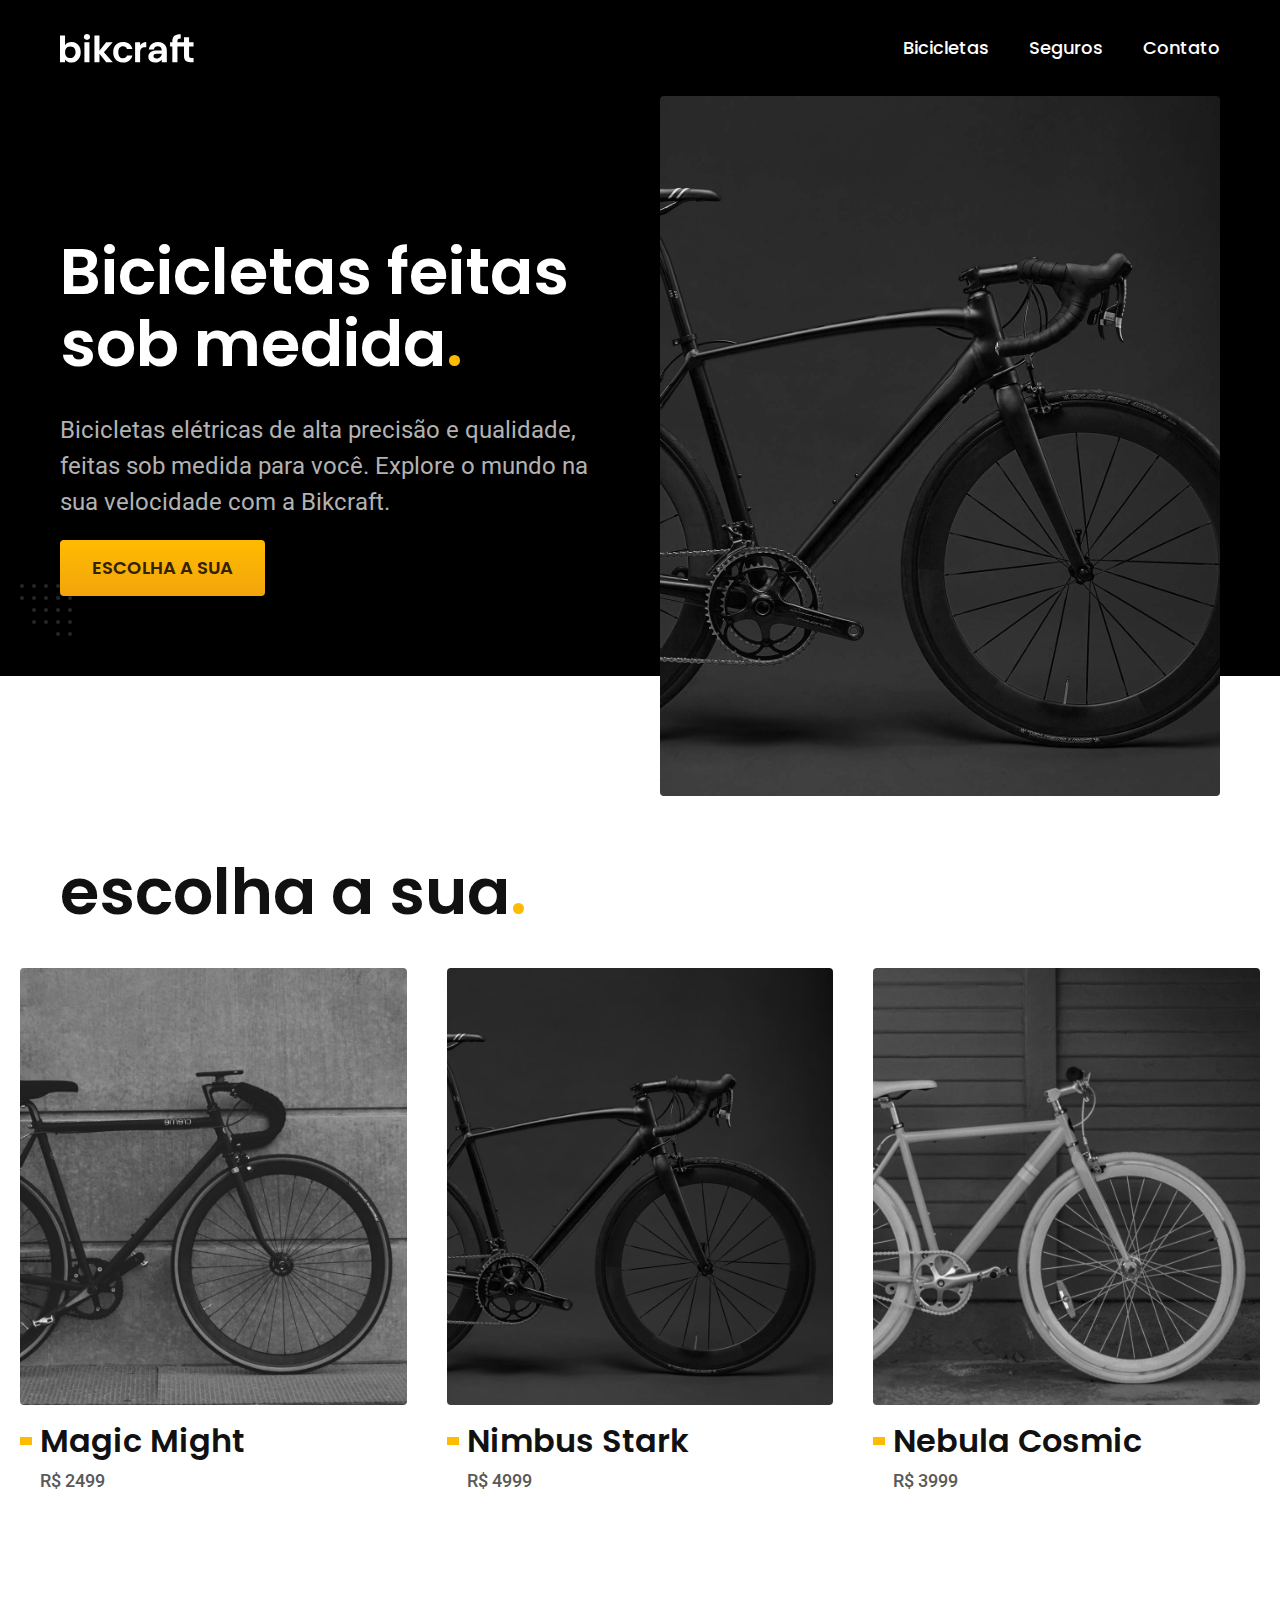
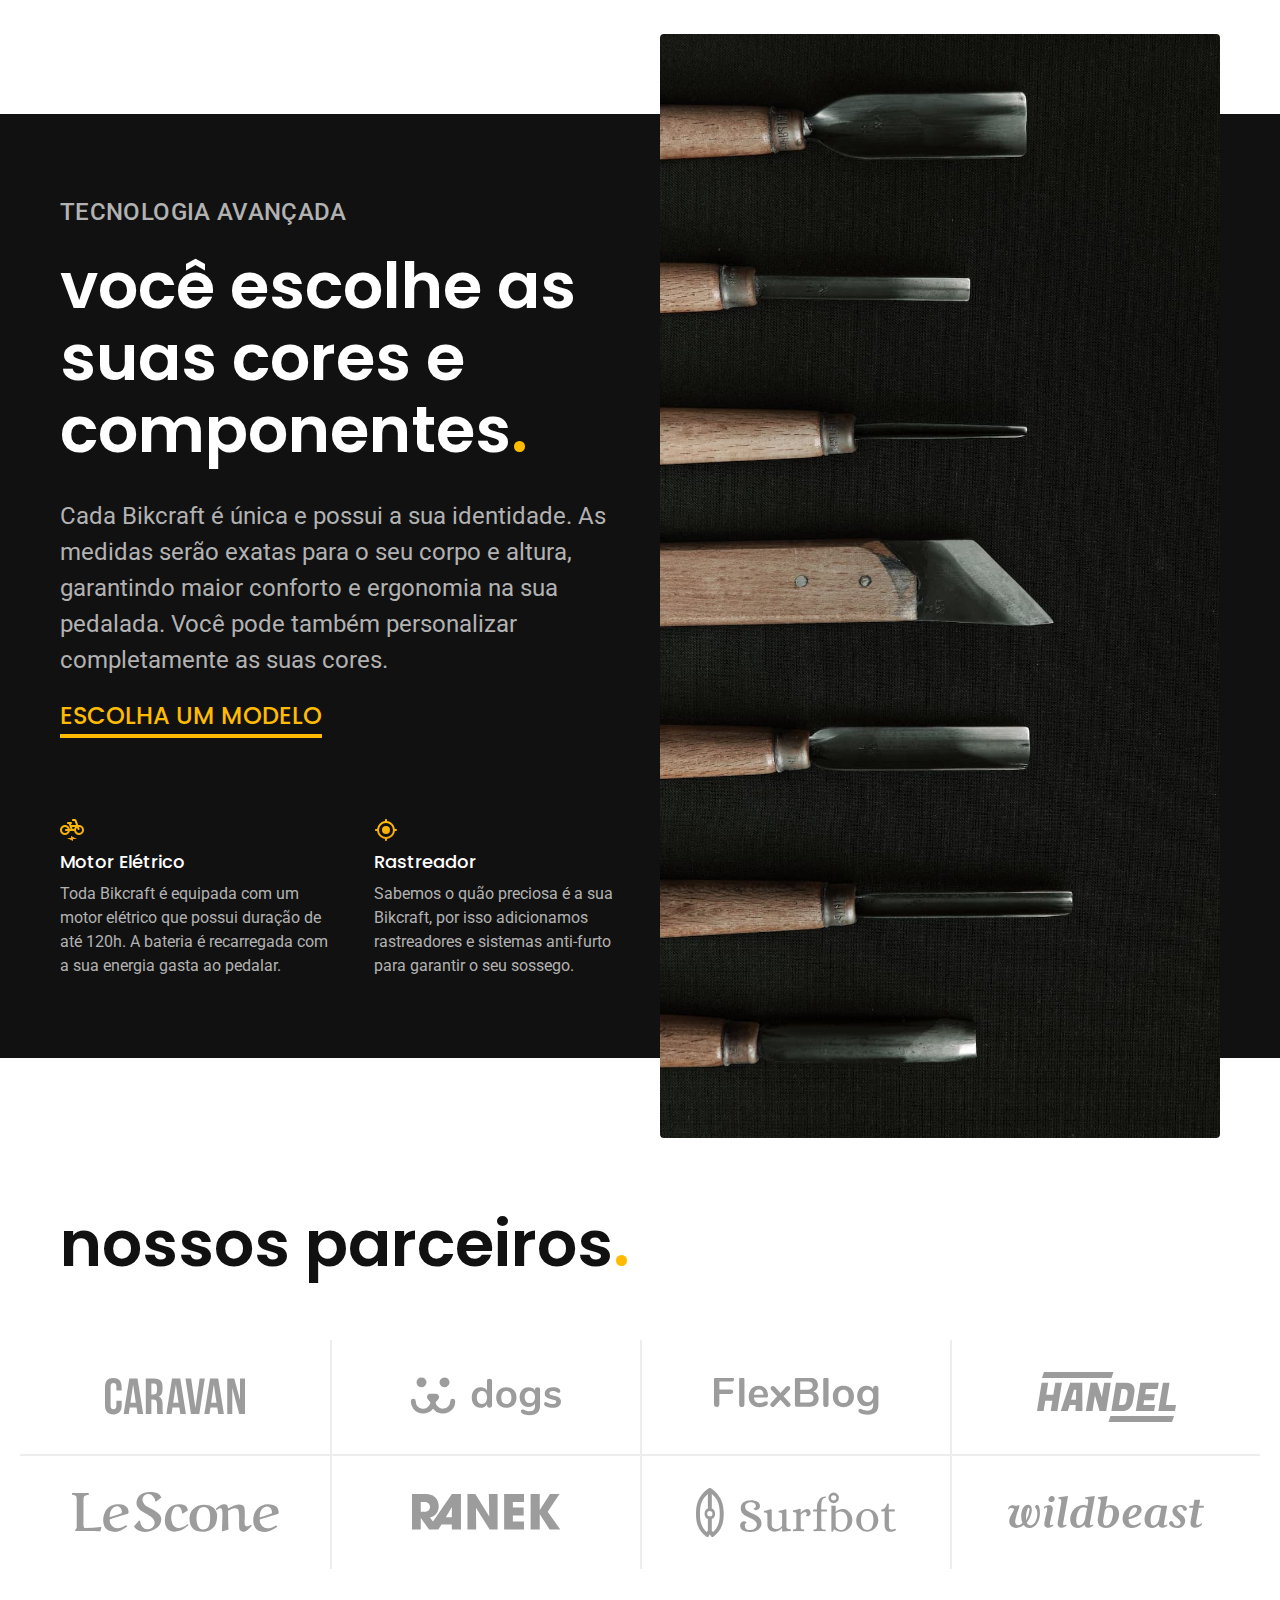
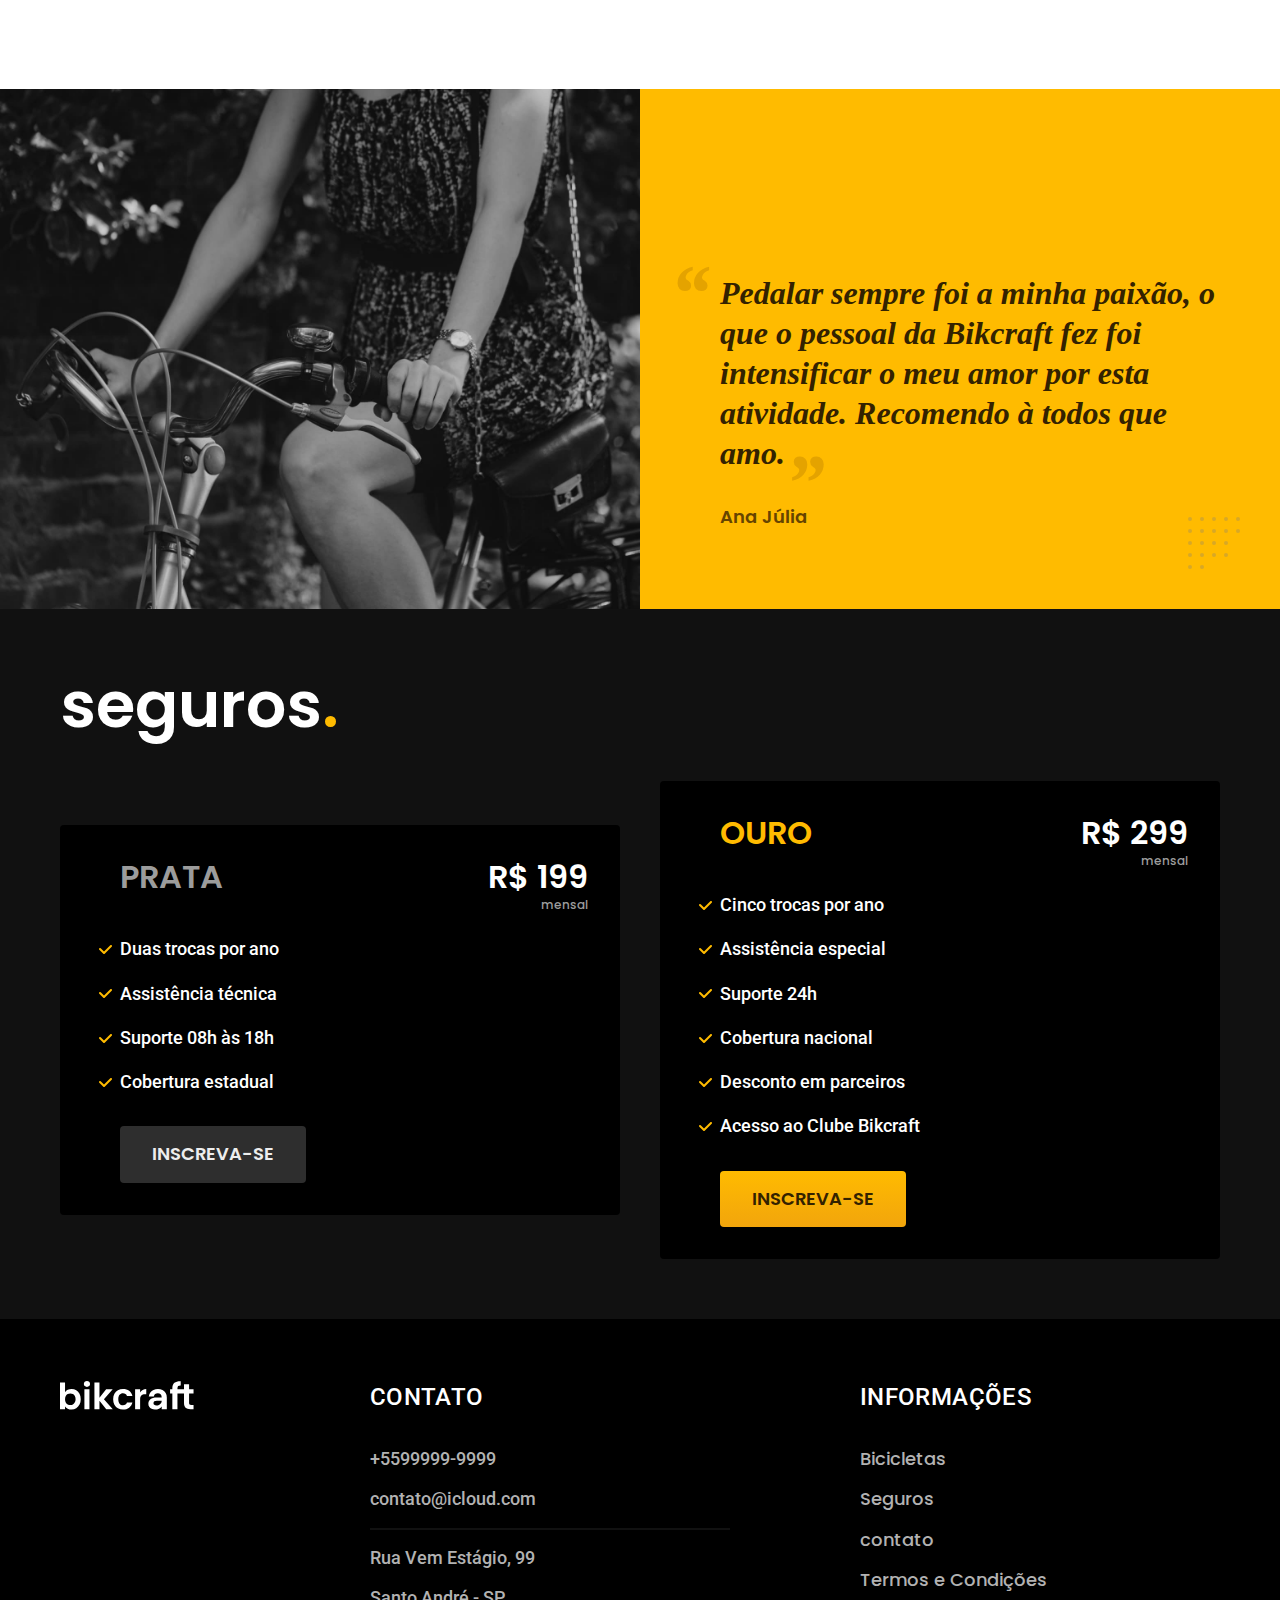
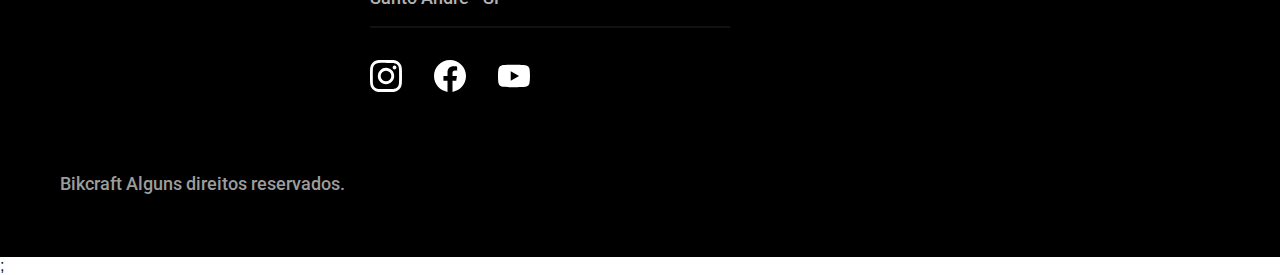
<file: index.html>
<!DOCTYPE html>
<html lang="pt-br">
  <head>
    <meta charset="UTF-8" />
    <meta http-equiv="X-UA-Compatible" content="IE=edge" />
    <meta name="viewport" content="width=device-width, initial-scale=1.0" />
    <title>Bikcraft - Bicicletas Elétricas</title>
    <meta
      name="description"
      content="Bicicletas elétricas de alta precisão e qualidade, feitas sob medida para você. Explore o mundo na sua velocidade com a Bikcraft."
    />

    <style>
      @import url('https://fonts.googleapis.com/css2?family=Fira+Sans:wght@300;400;500&family=Poppins:wght@400;600&family=Roboto:wght@400;500&display=swap');
    </style>
    <link rel="stylesheet" href="./css/style.min.css" />
    <script>
      document.documentElement.classList.add('js')
    </script>
  </head>
  <body>
    <header class="header-bg">
      <div class="header container">
        <a href="./"> <img src="./img/bikcraft.svg" alt="Bikcraft" /></a>

        <nav>
          <ul class="header-menu font-1-m cor-0">
            <li><a href="./bicicletas.html">Bicicletas</a></li>
            <li><a href="./seguros.html">Seguros</a></li>
            <li><a href="./contato.html">Contato</a></li>
          </ul>
        </nav>
      </div>
    </header>

    <main class="introducao-bg">
      <div class="introducao container">
        <div class="introducao-conteudo">
          <h1 class="font-1-xxl cor-0 fadeInLeft" data-anime="200">
            Bicicletas feitas sob medida<span class="cor-p1">.</span>
          </h1>
          <p class="font-2-l cor-5">
            Bicicletas elétricas de alta precisão e qualidade, feitas sob medida
            para você. Explore o mundo na sua velocidade com a Bikcraft.
          </p>
          <a class="botao" href="./bicicletas.html" data-anime="400">Escolha a sua</a>
        </div>
        <div>
          <img class="fadeInDown" src="./img/fotos/introducao.jpg" alt="Bicicleta elétrica" data-anime="600"  />
        </div>
      </div>
    </main>
    <article class="bicicletas-lista">
      <h2 class="container font-1-xxl" data-anime="600">
        escolha a sua<span class="cor-p1">.</span>
      </h2>
      <ul>
        <li>
          <a href="./bicicletas/magic.html">
            <img src="./img/bicicletas/magic-home.jpg" alt="Bicicleta Preta" />
            <h3 class="font-1-xl">Magic Might</h3>
            <span class="font-2-m cor-8">R$ 2499</span>
          </a>
        </li>
        <li>
          <a href="./bicicletas/nimbus.html">
            <img src="./img/bicicletas/nimbus-home.jpg" alt="Bicicleta Preta" />
            <h3 class="font-1-xl">Nimbus Stark</h3>
            <span class="font-2-m cor-8">R$ 4999</span>
          </a>
        </li>
        <li>
          <a href="./bicicletas/nebula.html">
            <img
              src="./img/bicicletas/nebula-home.jpg"
              nalt="Bicicleta Branca"
            />
            <h3 class="font-1-xl">Nebula Cosmic</h3>
            <span class="font-2-m cor-8">R$ 3999</span>
          </a>
        </li>
      </ul>
    </article>
    <article class="tecnologia-bg">
      <div class="tecnologia container">
        <div class="tecnologia-conteudo">
          <span class="font-2-l-b cor-5">Tecnologia avançada</span>
          <h2 class="font-1-xxl cor-0">
            você escolhe as suas cores e componentes<span class="cor-p1"
              >.</span
            >
          </h2>
          <p class="font-2-l cor-5">
            Cada Bikcraft é única e possui a sua identidade. As medidas serão
            exatas para o seu corpo e altura, garantindo maior conforto e
            ergonomia na sua pedalada. Você pode também personalizar
            completamente as suas cores.
          </p>
          <a class="link" href="./bicicletas.html">Escolha um Modelo</a>
          <div class="tecnologia-vantagens">
            <div>
              <img src="./img/icones/eletrica.svg" alt="" />
              <h3 class="font-1-m cor-0">Motor Elétrico</h3>
              <p class="font-2-s cor-5">
                Toda Bikcraft é equipada com um motor elétrico que possui
                duração de até 120h. A bateria é recarregada com a sua energia
                gasta ao pedalar.
              </p>
            </div>
            <div>
              <img src="./img/icones/rastreador.svg" alt="" />
              <h3 class="font-1-m cor-0">Rastreador</h3>
              <p class="font-2-s cor-5">
                Sabemos o quão preciosa é a sua Bikcraft, por isso adicionamos
                rastreadores e sistemas anti-furto para garantir o seu sossego.
              </p>
            </div>
          </div>
        </div>
        <div class="tecnologia-imagem">
          <img src="./img/fotos/tecnologia.jpg" alt="" />
        </div>
      </div>
    </article>
    <section class="parceiros">
      <h2 class="container font-1-xxl">
        nossos parceiros<span class="cor-p1">.</span>
      </h2>
      <ul>
        <li><img src="./img/parceiros/caravan.svg" alt="" /></li>
        <li><img src="./img/parceiros/dogs.svg" alt="dogs" /></li>
        <li><img src="./img/parceiros/flexblog.svg" alt="flexblog" /></li>
        <li><img src="./img/parceiros/handel.svg" alt="" /></li>
        <li><img src="./img/parceiros/lescone.svg" alt="lescone" /></li>
        <li><img src="./img/parceiros/ranek.svg" alt="ranek" /></li>
        <li><img src="./img/parceiros/surfbot.svg" alt="surfbot" /></li>
        <li><img src="./img/parceiros/wildbeast.svg" alt="wildbeast" /></li>
      </ul>
    </section>
    <section class="depoimento">
      <div>
        <img src="img/fotos/depoimento.jpg" alt="Pessoa pedalando" />
      </div>
      <div class="depoimento-conteudo">
        <blockquote class="font-1-xl cor-p5">
          <p>
            Pedalar sempre foi a minha paixão, o que o pessoal da Bikcraft fez
            foi intensificar o meu amor por esta atividade. Recomendo à todos
            que amo.
          </p>
        </blockquote>
        <span class="font-1-m-b cor-p4">Ana Júlia</span>
      </div>
    </section>
    <article class="seguros-bg">
      <div class="seguros container">
        <h2 class="font-1-xxl cor-0">seguros<span class="cor-p1">.</span></h2>
        <div class="seguros-item">
          <h3 class="font-1-xl cor-6">PRATA</h3>
          <span class="font-1-xl cor-0"
            >R$ 199<span class="font-1-xs cor-6">mensal</span></span
          >
          <ul class="font-2-m cor-0">
            <li>Duas trocas por ano</li>
            <li>Assistência técnica</li>
            <li>Suporte 08h às 18h</li>
            <li>Cobertura estadual</li>
          </ul>
          <a class="botao secundario" href="./orcamento.html">Inscreva-se</a>
        </div>

        <div class="seguros-item">
          <h3 class="font-1-xl cor-p1">OURO</h3>
          <span class="font-1-xl cor-0"
            >R$ 299<span class="font-1-xs cor-6">mensal</span></span
          >
          <ul class="font-2-m cor-0">
            <li>Cinco trocas por ano</li>
            <li>Assistência especial</li>
            <li>Suporte 24h</li>
            <li>Cobertura nacional</li>
            <li>Desconto em parceiros</li>
            <li>Acesso ao Clube Bikcraft</li>
          </ul>
          <a class="botao" href="./orcamento.html">Inscreva-se</a>
        </div>
      </div>
    </article>

    <footer class="footer-bg">
      <div class="footer container">
        <img src="./img/bikcraft.svg" alt="logo bikcraft" />
        <div class="footer-contato">
          <h3 class="font-2-l-b cor-0">Contato</h3>
          <ul class="font-2-m cor-5">
            <li><a href="tel:+5599999-9999">+5599999-9999</a></li>
            <li><a href="mailto:contato@icloud.com">contato@icloud.com</a></li>
            <li>Rua Vem Estágio, 99</li>
            <li>Santo André - SP</li>
          </ul>
          <div class="footer-redes">
            <a href="./">
              <img src="./img/redes/instagram.svg" alt="instagram" />
            </a>
            <a href="./">
              <img src="./img/redes/facebook.svg" alt="facebook" />
            </a>
            <a href="./">
              <img src="./img/redes/youtube.svg" alt="youtube" />
            </a>
          </div>
        </div>
        <div class="footer-informacoes">
          <h3 class="font-2-l-b cor-0">Informações</h3>
          <nav>
            <ul class="font-1-m cor-5">
              <li><a href="./bicicletas.html">Bicicletas</a></li>
              <li><a href="./seguros.html">Seguros</a></li>
              <li><a href="./contato.html">contato</a></li>
              <li><a href="./termos.html">Termos e Condições</a></li>
            </ul>
          </nav>
        </div>
        <p class="footer-copy font-2-m cor-6">
          Bikcraft Alguns direitos reservados.
        </p>
      </div>
    </footer>
    <script src="./js/plugins/simple-anime.js"></script>;
    <script src="./js/script.js"></script>
  </body>
</html>
</file>
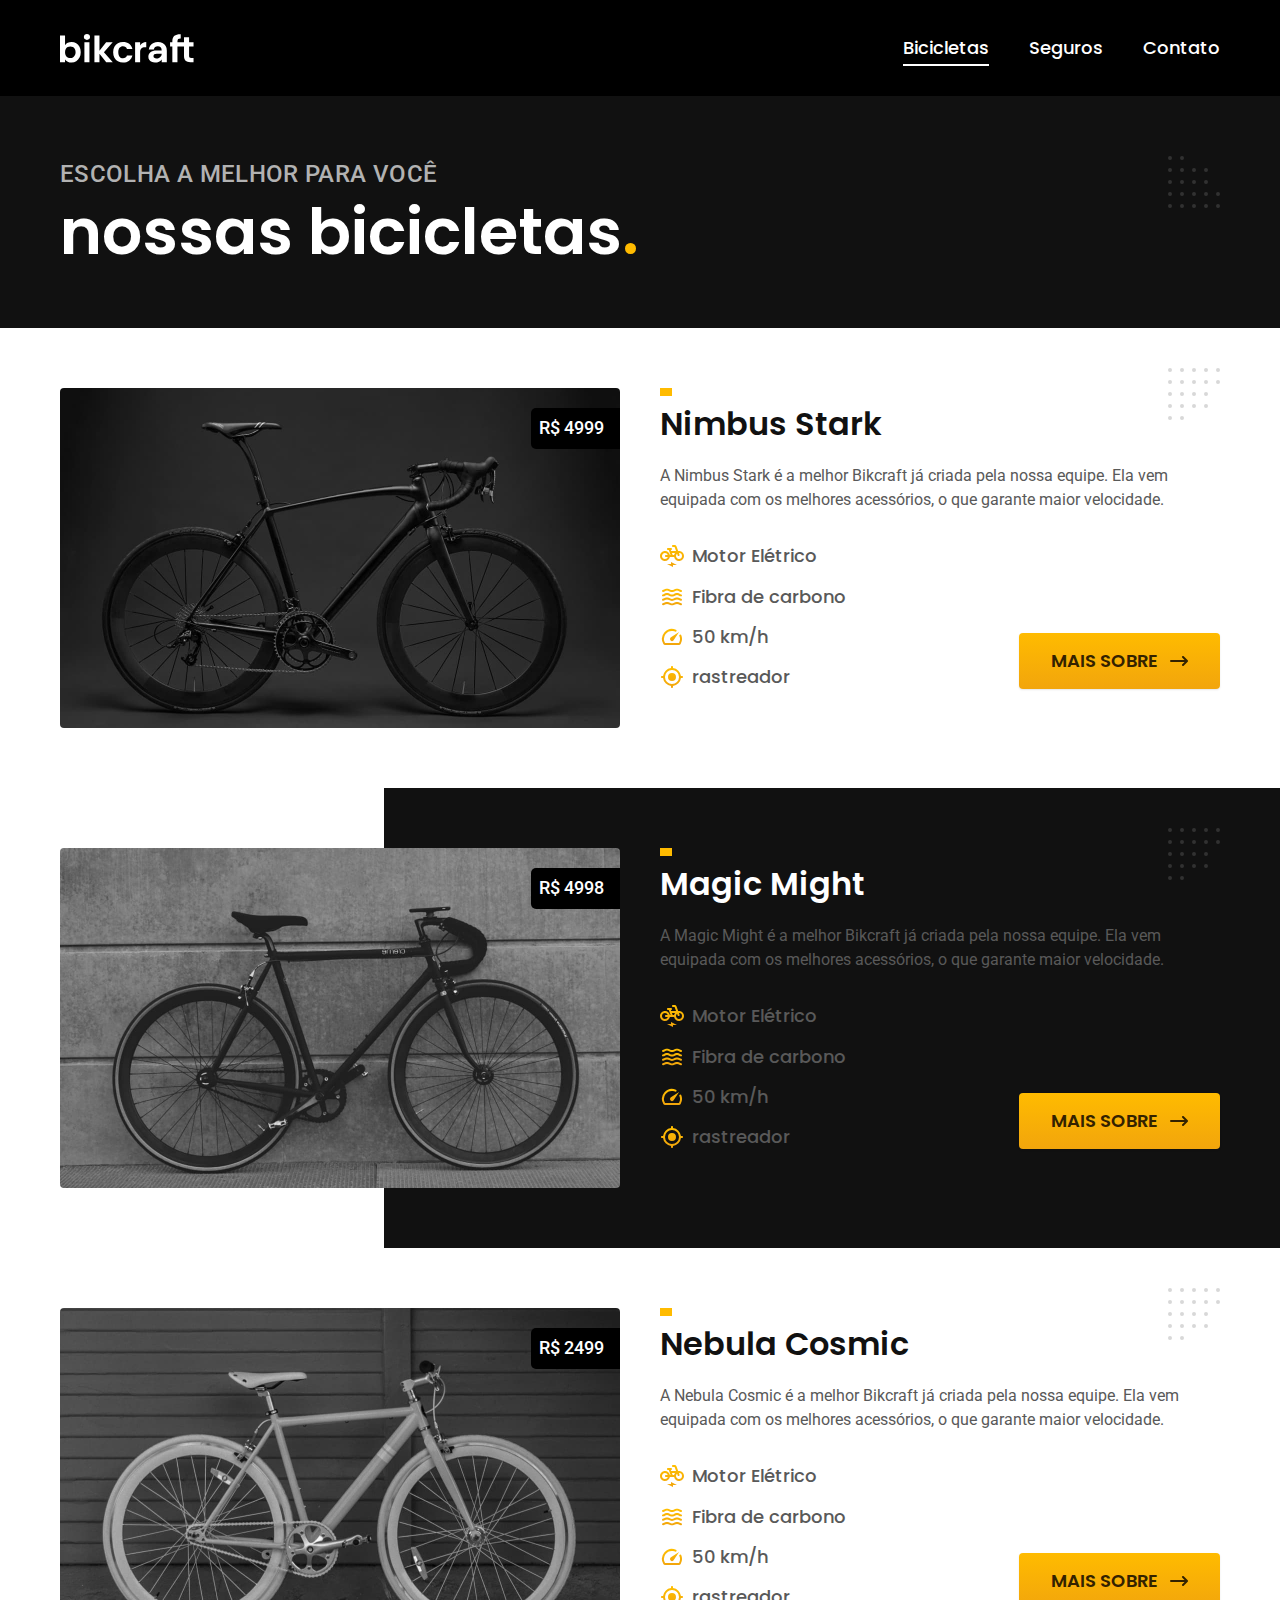
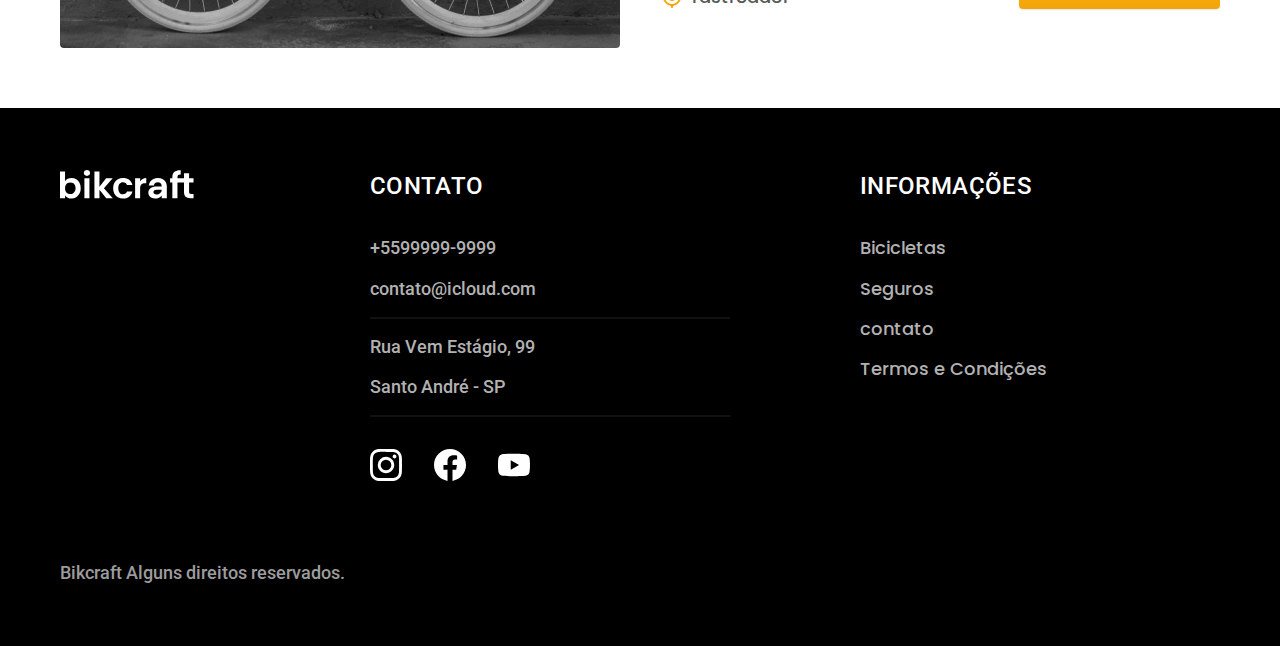
<file: bicicletas.html>
<!DOCTYPE html>
<html lang="pt-br">
  <head>
    <meta charset="UTF-8" />
    <meta http-equiv="X-UA-Compatible" content="IE=edge" />
    <meta name="viewport" content="width=device-width, initial-scale=1.0" />
    <title>Bicicletas | Bikcraft</title>
    <meta name="description" content="Bicicletas." />

    <style>
      @import url('https://fonts.googleapis.com/css2?family=Fira+Sans:wght@300;400;500&family=Poppins:wght@400;600&family=Roboto:wght@400;500&display=swap');
    </style>
    <link rel="stylesheet" href="./css/style.min.css" />
    <script>
      document.documentElement.classList.add('js')
    </script>
  </head>
  <body id="bicicletas">
    <header class="header-bg">
      <div class="header container">
        <a href="./"> <img src="./img/bikcraft.svg" alt="Bikcraft" /></a>

        <nav>
          <ul class="header-menu font-1-m cor-0">
            <li><a href="./bicicletas.html">Bicicletas</a></li>
            <li><a href="./seguros.html">Seguros</a></li>
            <li><a href="./contato.html">Contato</a></li>
          </ul>
        </nav>
      </div>
    </header>
    <main>
      <div class="titulo-bg">
        <div class="titulo container">
          <p class="font-2-l-b cor-5">Escolha a melhor para você</p>
          <h1 class="font-1-xxl cor-0">
            nossas bicicletas<span class="cor-p1">.</span>
          </h1>
        </div>
      </div>

      <div class="bicicletas container">
        <div class="bicicletas-imagem">
          <img src="./img/bicicletas/nimbus.jpg" alt=" Bicicleta Preta" />
          <span class="font-2-m cor-0">R$ 4999</span>
        </div>
        <div class="bicicletas-conteudo">
          <h2 class="font-1-xl">Nimbus Stark</h2>
          <p class="font-2-s cor-8">
            A Nimbus Stark é a melhor Bikcraft já criada pela nossa equipe. Ela
            vem equipada com os melhores acessórios, o que garante maior
            velocidade.
          </p>
          <ul class="font-1-m cor-8">
            <li>
              <img src="./img/icones/eletrica.svg" alt="" />Motor Elétrico
            </li>
            <li>
              <img src="./img/icones/carbono.svg" alt="" />Fibra de carbono
            </li>
            <li><img src="./img/icones/velocidade.svg" alt="" />50 km/h</li>
            <li><img src="./img/icones/rastreador.svg" alt="" />rastreador</li>
          </ul>
          <a class="botao seta" href="./bicicletas/nimbus.html">Mais Sobre</a>
        </div>
      </div>

      <div class="bicicletas-bg">
        <div class="bicicletas container">
          <div class="bicicletas-imagem">
            <img src="./img/bicicletas/magic.jpg" alt=" Bicicleta Preta" />
            <span class="font-2-m cor-0">R$ 4998</span>
          </div>
          <div class="bicicletas-conteudo">
            <h2 class="font-1-xl cor-0">Magic Might</h2>
            <p class="font-2-s cor-8">
              A Magic Might é a melhor Bikcraft já criada pela nossa equipe. Ela
              vem equipada com os melhores acessórios, o que garante maior
              velocidade.
            </p>
            <ul class="font-1-m cor-8">
              <li>
                <img src="./img/icones/eletrica.svg" alt="" />Motor Elétrico
              </li>
              <li>
                <img src="./img/icones/carbono.svg" alt="" />Fibra de carbono
              </li>
              <li><img src="./img/icones/velocidade.svg" alt="" />50 km/h</li>
              <li>
                <img src="./img/icones/rastreador.svg" alt="" />rastreador
              </li>
            </ul>
            <a class="botao seta" href="./bicicletas/magic.html">Mais Sobre</a>
          </div>
        </div>
      </div>

      <div class="bicicletas container">
        <div class="bicicletas-imagem">
          <img src="./img/bicicletas/nebula.jpg" alt=" Bicicleta Preta" />
          <span class="font-2-m cor-0">R$ 2499</span>
        </div>
        <div class="bicicletas-conteudo">
          <h2 class="font-1-xl">Nebula Cosmic</h2>
          <p class="font-2-s cor-8">
            A Nebula Cosmic é a melhor Bikcraft já criada pela nossa equipe. Ela
            vem equipada com os melhores acessórios, o que garante maior
            velocidade.
          </p>
          <ul class="font-1-m cor-8">
            <li>
              <img src="./img/icones/eletrica.svg" alt="" />Motor Elétrico
            </li>
            <li>
              <img src="./img/icones/carbono.svg" alt="" />Fibra de carbono
            </li>
            <li><img src="./img/icones/velocidade.svg" alt="" />50 km/h</li>
            <li><img src="./img/icones/rastreador.svg" alt="" />rastreador</li>
          </ul>
          <a class="botao seta" href="./bicicletas/nebula.html">Mais Sobre</a>
        </div>
      </div>
    </main>
    <footer class="footer-bg">
      <div class="footer container">
        <img src="./img/bikcraft.svg" alt="logo bikcraft" />
        <div class="footer-contato">
          <h3 class="font-2-l-b cor-0">Contato</h3>
          <ul class="font-2-m cor-5">
            <li><a href="tel:+5599999-9999">+5599999-9999</a></li>
            <li><a href="mailto:contato@icloud.com">contato@icloud.com</a></li>
            <li>Rua Vem Estágio, 99</li>
            <li>Santo André - SP</li>
          </ul>
          <div class="footer-redes">
            <a href="./">
              <img src="./img/redes/instagram.svg" alt="instagram" />
            </a>
            <a href="./">
              <img src="./img/redes/facebook.svg" alt="facebook" />
            </a>
            <a href="./">
              <img src="./img/redes/youtube.svg" alt="youtube" />
            </a>
          </div>
        </div>
        <div class="footer-informacoes">
          <h3 class="font-2-l-b cor-0">Informações</h3>
          <nav>
            <ul class="font-1-m cor-5">
              <li><a href="./bicicletas.html">Bicicletas</a></li>
              <li><a href="./seguros.html">Seguros</a></li>
              <li><a href="./contato.html">contato</a></li>
              <li><a href="./termos.html">Termos e Condições</a></li>
            </ul>
          </nav>
        </div>
        <p class="footer-copy font-2-m cor-6">
          Bikcraft Alguns direitos reservados.
        </p>
      </div>
    </footer>
    <script src="./js/script.js"></script>
  </body>
</html>
</file>
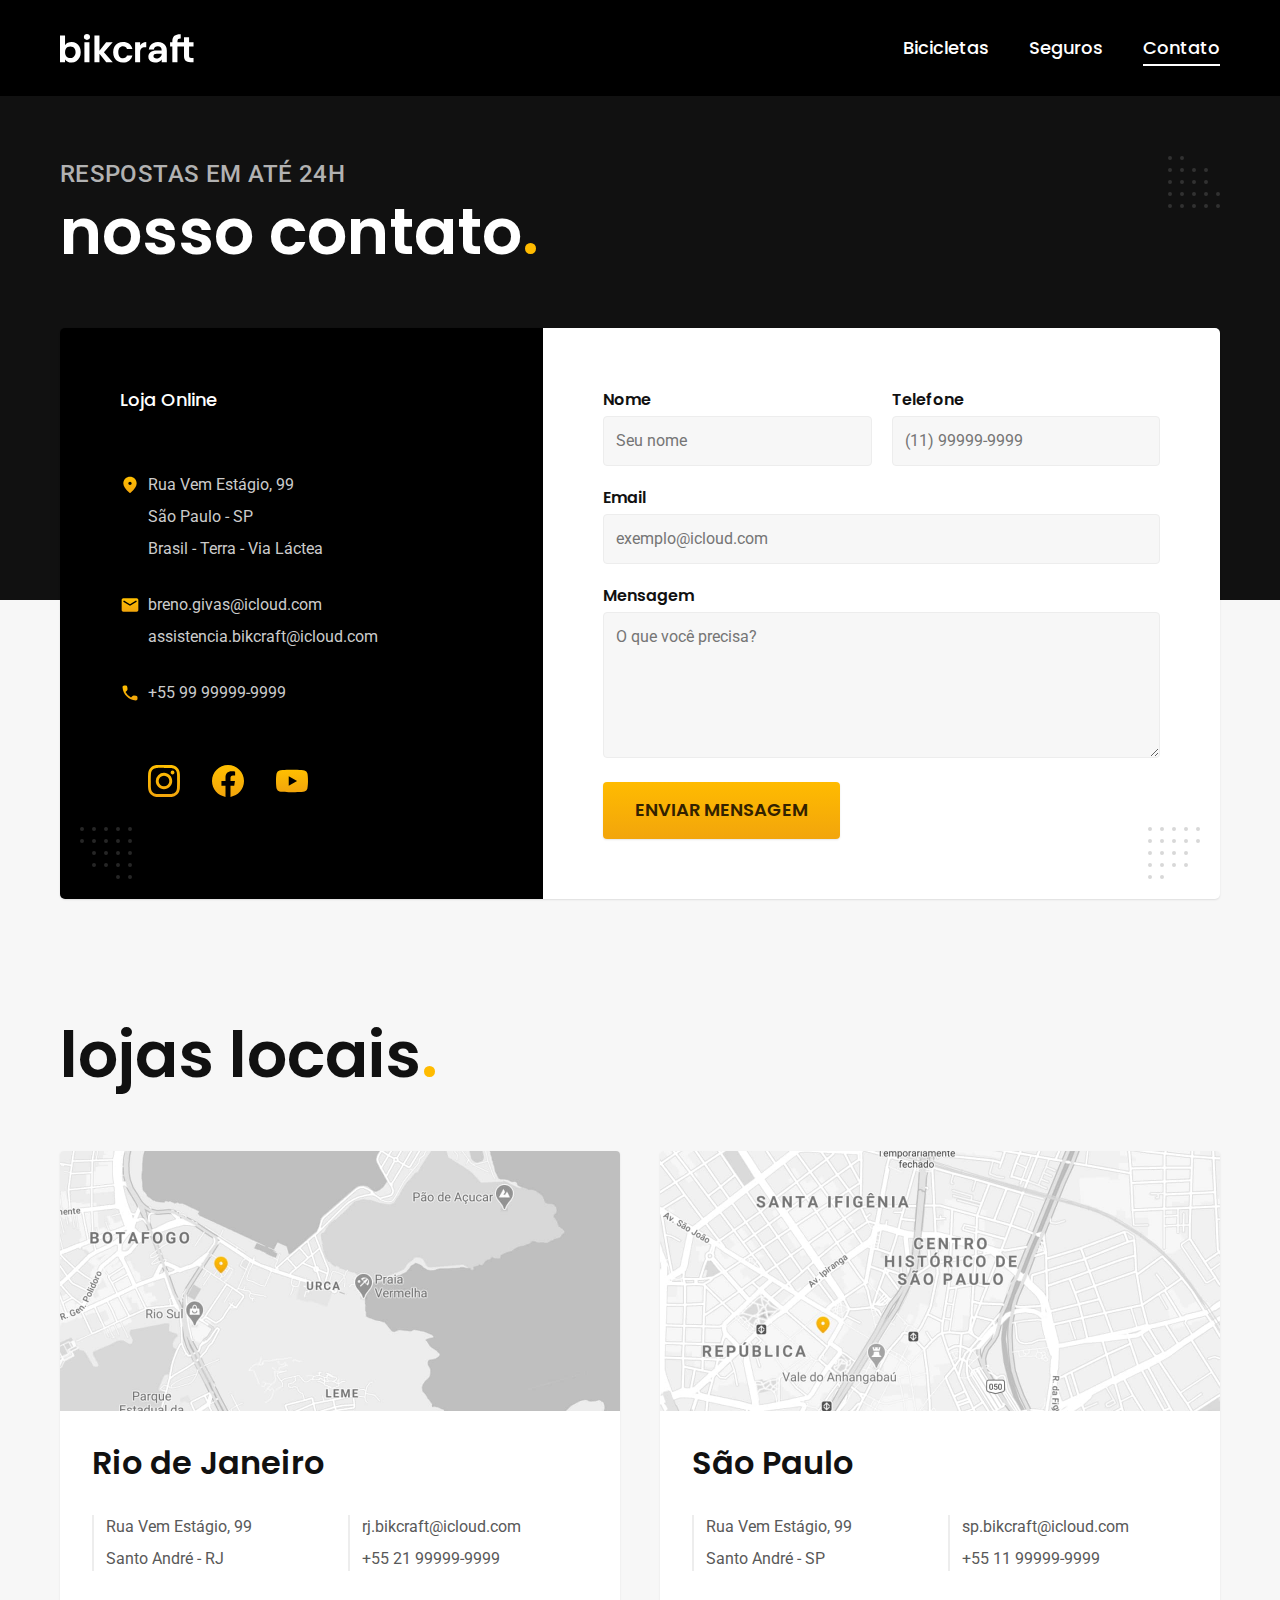
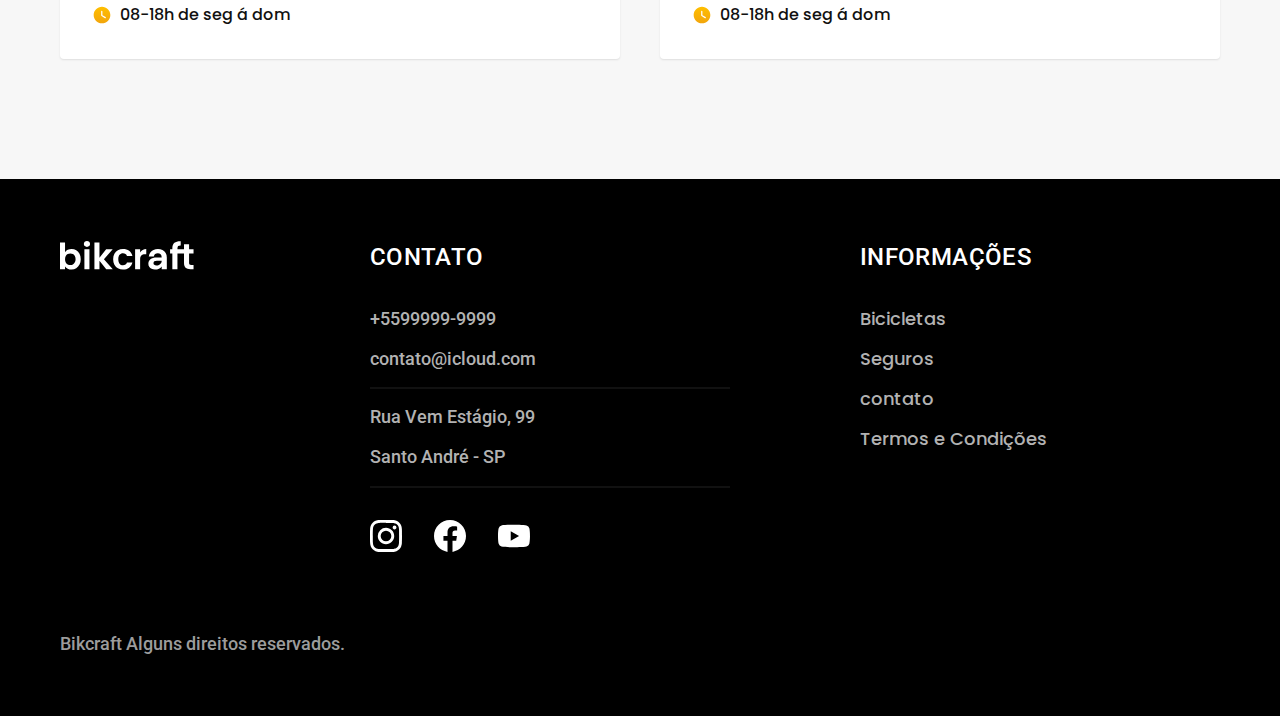
<file: contato.html>
<!DOCTYPE html>
<html lang="pt-br">
  <head>
    <meta charset="UTF-8" />
    <meta http-equiv="X-UA-Compatible" content="IE=edge" />
    <meta name="viewport" content="width=device-width, initial-scale=1.0" />
    <title>Contato | Bikcraft</title>
    <meta name="description" content="Contato Bikcraft." />

    <style>
      @import url('https://fonts.googleapis.com/css2?family=Fira+Sans:wght@300;400;500&family=Poppins:wght@400;600&family=Roboto:wght@400;500&display=swap');
    </style>
    <link rel="stylesheet" href="./css/style.min.css" />
  <script>
      document.documentElement.classList.add('js')
    </script>
  </head>
  <body id="contato">
    <header class="header-bg">
      <div class="header container">
        <a href="./"> <img src="./img/bikcraft.svg" alt="Bikcraft" /></a>

        <nav>
          <ul class="header-menu font-1-m cor-0">
            <li><a href="./bicicletas.html">Bicicletas</a></li>
            <li><a href="./seguros.html">Seguros</a></li>
            <li><a href="./contato.html">Contato</a></li>
          </ul>
        </nav>
      </div>
    </header>
    <main>
      <div class="titulo-bg">
        <div class="titulo container">
          <p class="font-2-l-b cor-5">Respostas em até 24h</p>
          <h1 class="font-1-xxl cor-0">
            nosso contato<span class="cor-p1">.</span>
          </h1>
        </div>
      </div>
      <div class="contato container">
        <section class="contato-dados">
          <h2 class="font-1-m cor-0">Loja Online</h2>
          <div class="contato-endereco font-2-s cor-4">
            <p>Rua Vem Estágio, 99</p>
            <p>São Paulo - SP</p>
            <p>Brasil - Terra - Via Láctea</p>
          </div>
          <address class="contato-meios font-2-s cor-4">
            <a href="mailto:breno.givas@icloud.com">breno.givas@icloud.com</a>
            <a href="mailto:assistencia.bikcraft@icloud.com"
              >assistencia.bikcraft@icloud.com</a
            >
            <a href="tel:+5599999-9999">+55 99 99999-9999</a>
          </address>
          <div class="contato-redes">
            <a href="./">
              <img src="./img/redes/instagram-p.svg" alt="instagram" />
            </a>
            <a href="./">
              <img src="./img/redes/facebook-p.svg" alt="facebook" />
            </a>
            <a href="./">
              <img src="./img/redes/youtube-p.svg" alt="youtube" />
            </a>
          </div>
        </section>
        <section class="contato-formulario">
          <form class="form" action="./contato.html">
            <div class="">
              <label for="nome">Nome</label>
              <input type="text" id="nome" name="nome" placeholder="Seu nome" />
            </div>
            <div class="">
              <label for="telefone">Telefone</label>
              <input
                type="text"
                name=""
                id="telefone"
                name="telefone"
                placeholder="(11) 99999-9999 "
              />
            </div>
            <div class="col-2">
              <label for="email">Email</label>
              <input
                type="email"
                name=""
                id="email"
                name="email"
                placeholder="exemplo@icloud.com"
              />
            </div>
            <div class="col-2">
              <label for="mensagem">Mensagem</label>
              <textarea
                rows="5"
                id="mensagem"
                name="mensagem"
                placeholder="O que você precisa?"
              ></textarea>
            </div>
            <button class="botao col-2">Enviar mensagem</button>
          </form>
        </section>
      </div>
    </main>

    <article class="lojas container">
      <h2 class="font-1-xxl">lojas locais<span class="cor-p1">.</span></h2>
      <div class="lojas-item">
        <img
          src="./img/lojas/rj.jpg"
          alt="mapa marcando o endereço em rua Vem Estágio, Santo André - RJ"
        />
        <div class="lojas-conteudo">
          <h3 class="font-1-xl">Rio de Janeiro</h3>
          <div class="lojas-dados font-2-s cor-8">
            <p>Rua Vem Estágio, 99</p>
            <p>Santo André - RJ</p>
          </div>
          <div class="lojas-dados font-2-s cor-8">
            <a href="mailto:rj.bikcraft@icloud.com">rj.bikcraft@icloud.com</a>
            <a href="tel:+55219999-9999">+55 21 99999-9999</a>
          </div>
          <p class="lojas-tempo font-1-s">
            <img src="./img/icones/horario.svg" alt="" /> 08-18h de seg á dom
          </p>
        </div>
      </div>

      <div class="lojas-item">
        <img
          src="./img/lojas/sp.jpg"
          alt="mapa marcando o endereço em rua Vem Estágio, Santo André - SP"
        />
        <div class="lojas-conteudo">
          <h3 class="font-1-xl">São Paulo</h3>
          <div class="lojas-dados font-2-s cor-8">
            <p>Rua Vem Estágio, 99</p>
            <p>Santo André - SP</p>
          </div>
          <div class="lojas-dados font-2-s cor-8">
            <a href="mailto:sp.bikcraft@icloud.com">sp.bikcraft@icloud.com</a>
            <a href="tel:+55119999-9999">+55 11 99999-9999</a>
          </div>
          <p class="lojas-tempo font-1-s">
            <img src="./img/icones/horario.svg" alt="" /> 08-18h de seg á dom
          </p>
        </div>
      </div>
    </article>
    <footer class="footer-bg">
      <div class="footer container">
        <img src="./img/bikcraft.svg" alt="logo bikcraft" />
        <div class="footer-contato">
          <h3 class="font-2-l-b cor-0">Contato</h3>
          <ul class="font-2-m cor-5">
            <li><a href="tel:+5599999-9999">+5599999-9999</a></li>
            <li><a href="mailto:contato@icloud.com">contato@icloud.com</a></li>
            <li>Rua Vem Estágio, 99</li>
            <li>Santo André - SP</li>
          </ul>
          <div class="footer-redes">
            <a href="./">
              <img src="./img/redes/instagram.svg" alt="instagram" />
            </a>
            <a href="./">
              <img src="./img/redes/facebook.svg" alt="facebook" />
            </a>
            <a href="./">
              <img src="./img/redes/youtube.svg" alt="youtube" />
            </a>
          </div>
        </div>
        <div class="footer-informacoes">
          <h3 class="font-2-l-b cor-0">Informações</h3>
          <nav>
            <ul class="font-1-m cor-5">
              <li><a href="./bicicletas.html">Bicicletas</a></li>
              <li><a href="./seguros.html">Seguros</a></li>
              <li><a href="./contato.html">contato</a></li>
              <li><a href="./termos.html">Termos e Condições</a></li>
            </ul>
          </nav>
        </div>
        <p class="footer-copy font-2-m cor-6">
          Bikcraft Alguns direitos reservados.
        </p>
      </div>
    </footer>
    <script src="./js/script.js"></script>
  </body>
</html>
</file>
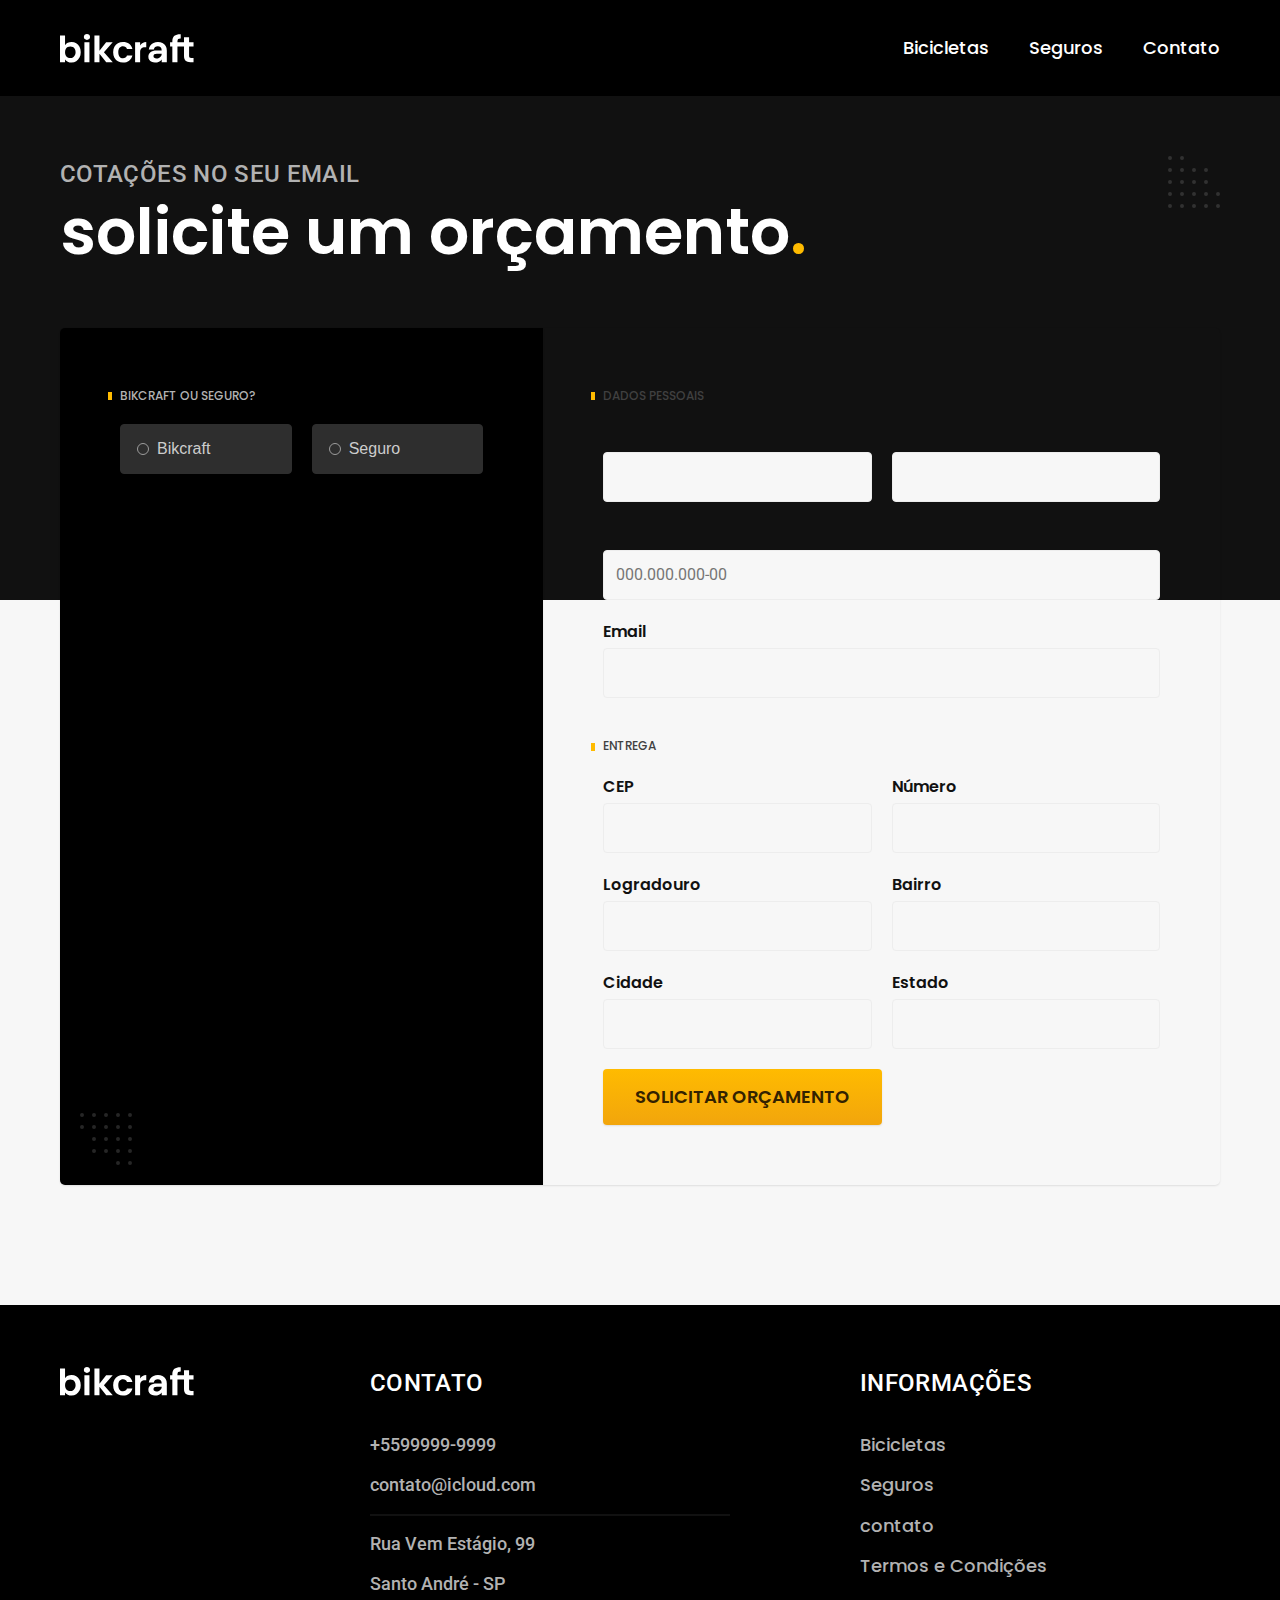
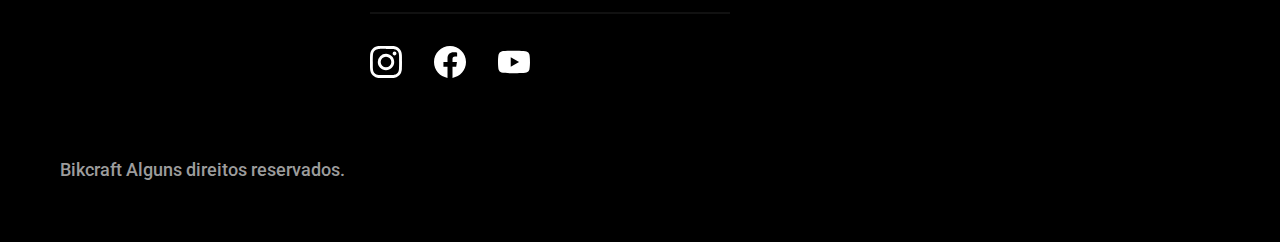
<file: orcamento.html>
<!DOCTYPE html>
<html lang="pt-br">
  <head>
    <meta charset="UTF-8" />
    <meta http-equiv="X-UA-Compatible" content="IE=edge" />
    <meta name="viewport" content="width=device-width, initial-scale=1.0" />
    <title>Orçamento | Bikcraft</title>
    <meta name="description" content="Orçamento Bikcraft." />

    <style>
      @import url('https://fonts.googleapis.com/css2?family=Fira+Sans:wght@300;400;500&family=Poppins:wght@400;600&family=Roboto:wght@400;500&display=swap');
    </style>
    <link rel="stylesheet" href="./css/style.min.css" />
    <script>
      document.documentElement.classList.add('js')
    </script>
  </head>
  <body id="orcamento">
    <header class="header-bg">
      <div class="header container">
        <a href="./"> <img src="./img/bikcraft.svg" alt="Bikcraft" /></a>

        <nav>
          <ul class="header-menu font-1-m cor-0">
            <li><a href="./bicicletas.html">Bicicletas</a></li>
            <li><a href="./seguros.html">Seguros</a></li>
            <li><a href="./contato.html">Contato</a></li>
          </ul>
        </nav>
      </div>
    </header>
    <main>
      <div class="titulo-bg">
        <div class="titulo container">
          <p class="font-2-l-b cor-5">COTAÇÕES NO SEU EMAIL</p>
          <h1 class="font-1-xxl cor-0">
            solicite um orçamento<span class="cor-p1">.</span>
          </h1>
        </div>
      </div>
      <form class="orcamento container" action="./">
        <div class="orcamento-produto">
          <h2 class="font-1-xs cor-5">Bikcraft ou Seguro?</h2>
          
          <input type="radio" name="tipo" value="bikcraft" id="bikcraft" />
          <label for="bikcraft">Bikcraft</label>

          <input type="radio" name="tipo" value="seguro" id="seguro" />
          <label for="seguro">Seguro</label>

          <div class="orcamento-conteudo" id="orcamento-bikcraft">
            <h2 class="font-1-xs cor-5">Escolha a sua Bikcraft</h2>
            <input type="radio" name="produto" value="nimbus" id="nimbus" />
            <label for="nimbus">Nimbus Stark <span>R$ 4999</span></label>
            <div class="orcamento-detalhes">
              <ul class="font-1-xs cor-8">
                <li>
                  <img src="./img/icones/eletrica.svg" alt="" /> Motor Elétrico
                </li>
                <li>
                  <img src="./img/icones/carbono.svg" alt="" /> Fibra de carbono
                </li>
                <li>
                  <img src="./img/icones/velocidade.svg" alt="" /> 50 Km/h
                </li>
                <li>
                  <img src="./img/icones/rastreador.svg" alt="" /> rastreador
                </li>
              </ul>
              <img src="./img/bicicletas/nimbus.jpg" alt="Bicicleta Preta" />
            </div>

            <input type="radio" name="produto" value="magic" id="magic" />
            <label for="magic">Magic Might <span>R$ 2499</span></label>
            <div class="orcamento-detalhes">
              <ul class="font-1-xs cor-8">
                <li>
                  <img src="./img/icones/eletrica.svg" alt="" /> Motor Elétrico
                </li>
                <li>
                  <img src="./img/icones/carbono.svg" alt="" /> Fibra de carbono
                </li>
                <li>
                  <img src="./img/icones/velocidade.svg" alt="" /> 45 Km/h
                </li>
                <li>
                  <img src="./img/icones/rastreador.svg" alt="" /> rastreador
                </li>
              </ul>
              <img src="./img/bicicletas/magic.jpg" alt="Bicicleta Preta" />
            </div>

            <input type="radio" name="produto" value="nebula" id="nebula" />
            <label for="nebula">Nebula Cosmic <span>R$ 3999</span></label>
            <div class="orcamento-detalhes">
              <ul class="font-1-xs cor-8">
                <li>
                  <img src="./img/icones/eletrica.svg" alt="" /> Motor Elétrico
                </li>
                <li>
                  <img src="./img/icones/carbono.svg" alt="" /> Fibra de carbono
                </li>
                <li>
                  <img src="./img/icones/velocidade.svg" alt="" /> 40 Km/h
                </li>
                <li>
                  <img src="./img/icones/rastreador.svg" alt="" /> rastreador
                </li>
              </ul>
              <img src="./img/bicicletas/nebula.jpg" alt="Bicicleta Cinza" />
            </div>
          </div>

          <div class="orcamento-conteudo" id="orcamento-seguro">
            <h2 class="font-1-xs cor-5">Escolha o plano</h2>

            <input type="radio" name="produto" value="prata" id="prata" />
            <label for="prata">Prata <span>R$ 199</span></label>

            <input type="radio" name="produto" value="ouro" id="ouro" />
            <label for="ouro">Ouro <span>R$ 299</span></label>
          </div>
        </div>
        <div class="orcamento-dados form">
          <h2 class="font-1-xs cor-9 col-2">dados pessoais</h2>
          <div class="">
            <label for="nome">Nome</label>
            <input type="text" id="nome" name="nome" />
          </div>
          <div class="">
            <label for="sobrenome">Sobrenome</label>
            <input type="text" id="sobrenome" name="sobrenome" />
          </div>
          <div class="col-2">
            <label for="cpf">CPF</label>
            <input
              type="text"
              id="cpf"
              name="cpf"
              placeholder="000.000.000-00"
            />
          </div>
          <div class="col-2">
            <label for="email">Email</label>
            <input type="email" id="email" name="email" />
          </div>
          <h2 class="font-1-xs cor-9 col-2">entrega</h2>
          <div class="">
            <label for="cep">CEP</label>
            <input type="text" id="cep" name="cep" />
          </div>
          <div class="">
            <label for="numero">Número</label>
            <input type="text" id="ntex" name="numero" />
          </div>
          <div class="">
            <label for="logradouro">Logradouro</label>
            <input type="text" id="logradouro" name="logradouro" />
          </div>
          <div class="">
            <label for="bairro">Bairro</label>
            <input type="text" id="bairro" name="bairro" />
          </div>
          <div class="">
            <label for="cidade">Cidade</label>
            <input type="text" id="cidade" name="cidade" />
          </div>
          <div class="">
            <label for="estado">Estado</label>
            <input type="text" id="estado" name="estado" />
          </div>
          <button class="botao col-2">Solicitar Orçamento</button>
        </div>
      </form>
    </main>
    <footer class="footer-bg">
      <div class="footer container">
        <img src="./img/bikcraft.svg" alt="logo bikcraft" />
        <div class="footer-contato">
          <h3 class="font-2-l-b cor-0">Contato</h3>
          <ul class="font-2-m cor-5">
            <li><a href="tel:+5599999-9999">+5599999-9999</a></li>
            <li><a href="mailto:contato@icloud.com">contato@icloud.com</a></li>
            <li>Rua Vem Estágio, 99</li>
            <li>Santo André - SP</li>
          </ul>
          <div class="footer-redes">
            <a href="./">
              <img src="./img/redes/instagram.svg" alt="instagram" />
            </a>
            <a href="./">
              <img src="./img/redes/facebook.svg" alt="facebook" />
            </a>
            <a href="./">
              <img src="./img/redes/youtube.svg" alt="youtube" />
            </a>
          </div>
        </div>
        <div class="footer-informacoes">
          <h3 class="font-2-l-b cor-0">Informações</h3>
          <nav>
            <ul class="font-1-m cor-5">
              <li><a href="./bicicletas.html">Bicicletas</a></li>
              <li><a href="./seguros.html">Seguros</a></li>
              <li><a href="./contato.html">contato</a></li>
              <li><a href="./termos.html">Termos e Condições</a></li>
            </ul>
          </nav>
        </div>
        <p class="footer-copy font-2-m cor-6">
          Bikcraft Alguns direitos reservados.
        </p>
      </div>
    </footer>
    <script src="./js/script.js"></script>
  </body>
</html>
</file>
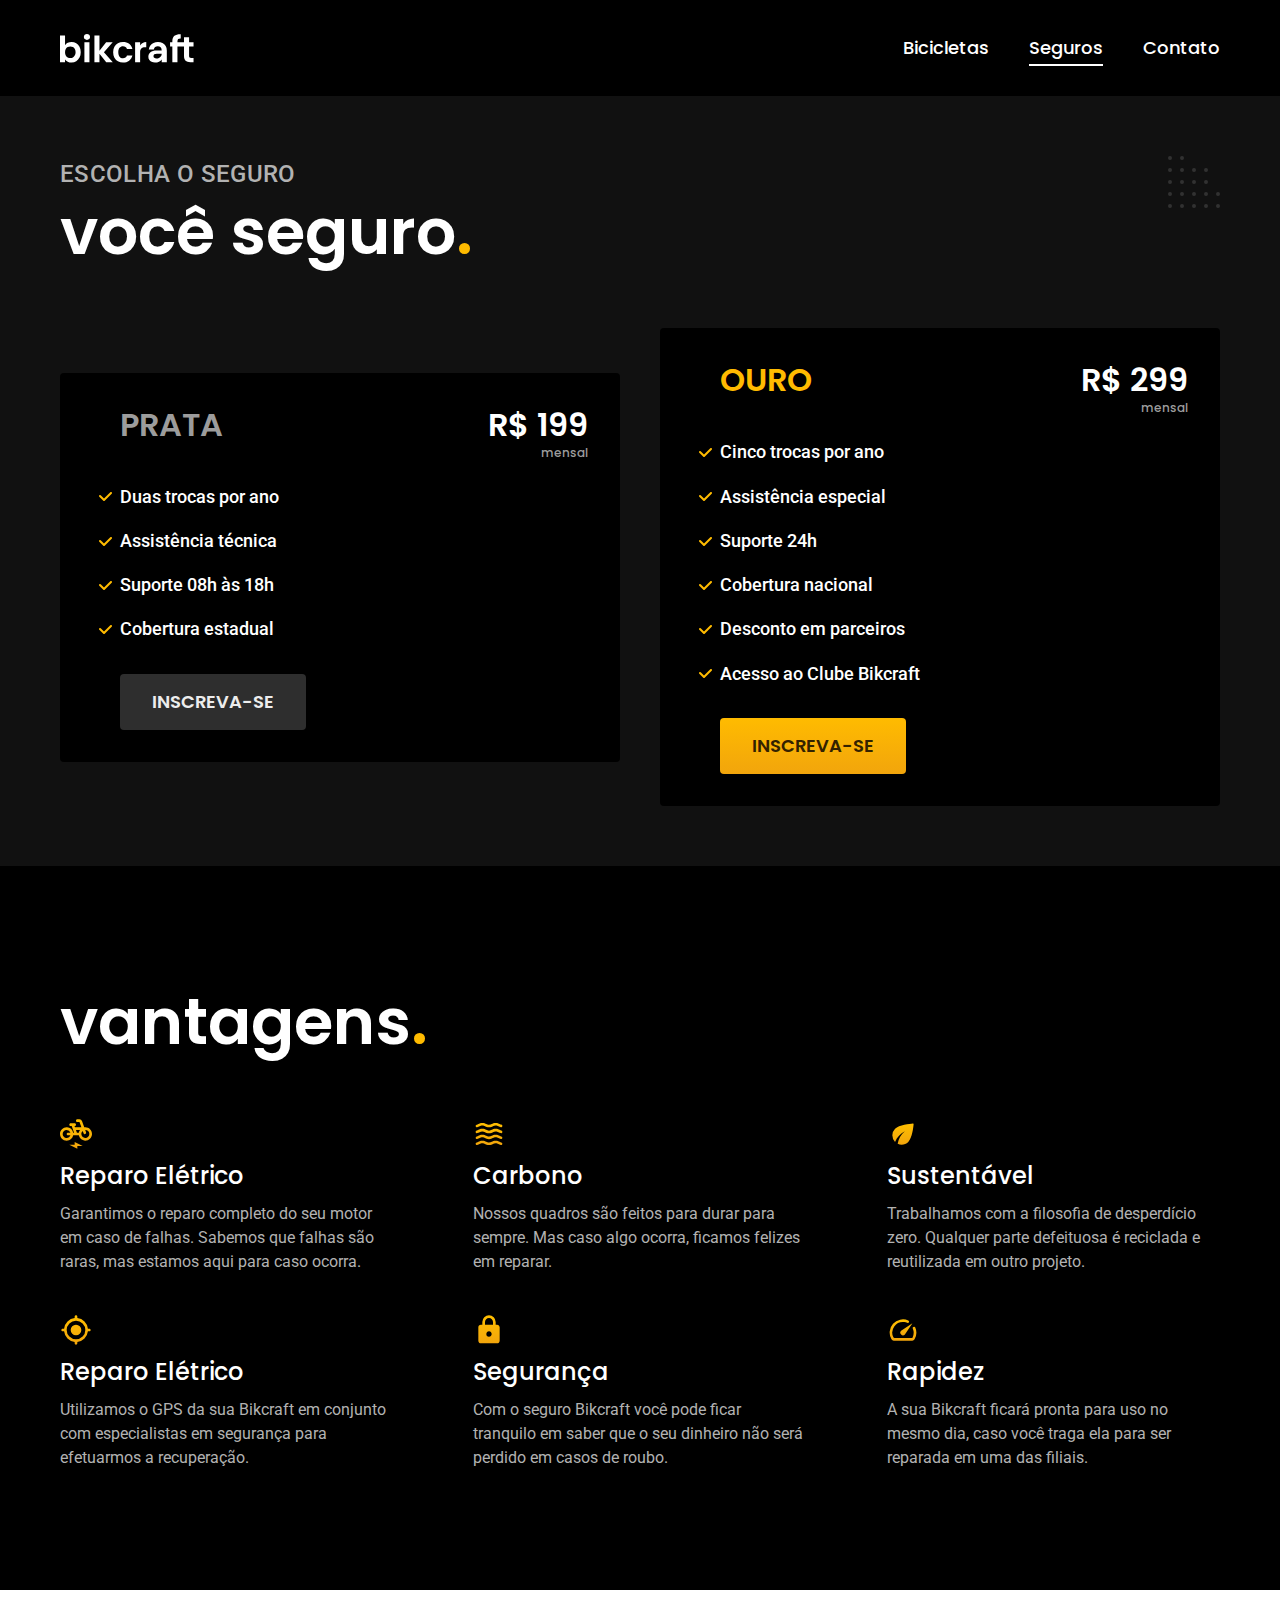
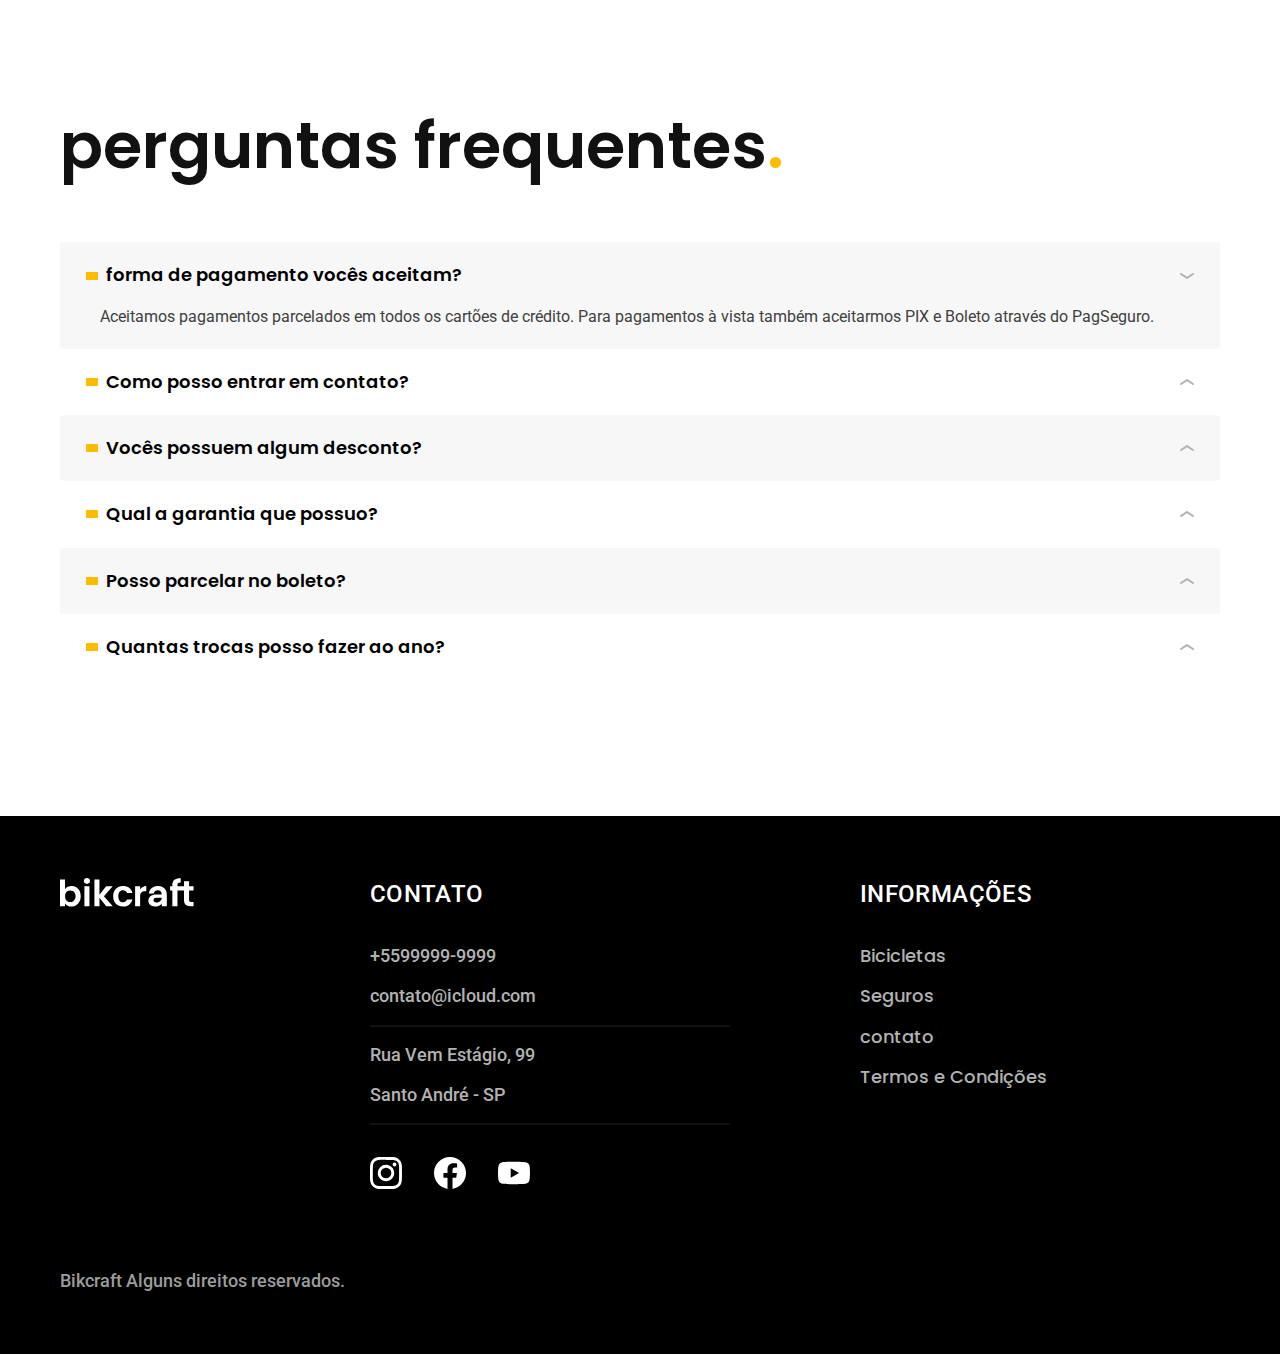
<file: seguros.html>
<!DOCTYPE html>
<html lang="pt-br">
  <head>
    <meta charset="UTF-8" />
    <meta http-equiv="X-UA-Compatible" content="IE=edge" />
    <meta name="viewport" content="width=device-width, initial-scale=1.0" />
    <title>Seguros | Bikcraft</title>
    <meta name="description" content="Seguros Bikcraft." />

    <style>
      @import url('https://fonts.googleapis.com/css2?family=Fira+Sans:wght@300;400;500&family=Poppins:wght@400;600&family=Roboto:wght@400;500&display=swap');
    </style>
    <link rel="stylesheet" href="./css/style.min.css" />
    <script>
      document.documentElement.classList.add('js')
    </script>
  </head>
  <body id="seguros">
    <header class="header-bg">
      <div class="header container">
        <a href="./"> <img src="./img/bikcraft.svg" alt="Bikcraft" /></a>

        <nav>
          <ul class="header-menu font-1-m cor-0">
            <li><a href="./bicicletas.html">Bicicletas</a></li>
            <li><a href="./seguros.html">Seguros</a></li>
            <li><a href="./contato.html">Contato</a></li>
          </ul>
        </nav>
      </div>
    </header>

    <main class="seguros-bg">
      <div class="titulo-bg">
        <div class="titulo container">
          <p class="font-2-l-b cor-5">Escolha o seguro</p>
          <h1 class="font-1-xxl cor-0">
            você seguro<span class="cor-p1">.</span>
          </h1>
        </div>
      </div>

      <div class="seguros container">
        <div class="seguros-item">
          <h3 class="font-1-xl cor-6">PRATA</h3>
          <span class="font-1-xl cor-0"
            >R$ 199<span class="font-1-xs cor-6">mensal</span></span
          >
          <ul class="font-2-m cor-0">
            <li>Duas trocas por ano</li>
            <li>Assistência técnica</li>
            <li>Suporte 08h às 18h</li>
            <li>Cobertura estadual</li>
          </ul>
          <a class="botao secundario" href="./orcamento.html?tipo=seguro&produto=prata">Inscreva-se</a>
        </div>

        <div class="seguros-item">
          <h3 class="font-1-xl cor-p1">OURO</h3>
          <span class="font-1-xl cor-0"
            >R$ 299<span class="font-1-xs cor-6">mensal</span></span
          >
          <ul class="font-2-m cor-0">
            <li>Cinco trocas por ano</li>
            <li>Assistência especial</li>
            <li>Suporte 24h</li>
            <li>Cobertura nacional</li>
            <li>Desconto em parceiros</li>
            <li>Acesso ao Clube Bikcraft</li>
          </ul>
          <a class="botao" href="./orcamento.html?tipo=seguro&produto=ouro">Inscreva-se</a>
        </div>
      </div>
    </main>

    <article class="vantagens-bg">
      <div class="vantagens container">
        <h2 class="font-1-xxl cor-0">vantagens<span class="cor-p1">.</span></h2>
        <ul>
          <li>
            <img src="./img/icones/eletrica.svg" alt="" />
            <h3 class="font-1-l cor-0">Reparo Elétrico</h3>
            <p class="font-2-s cor-5">
              Garantimos o reparo completo do seu motor em caso de falhas.
              Sabemos que falhas são raras, mas estamos aqui para caso ocorra.
            </p>
          </li>
          <li>
            <img src="./img/icones/carbono.svg" alt="" />
            <h3 class="font-1-l cor-0">Carbono</h3>
            <p class="font-2-s cor-5">
              Nossos quadros são feitos para durar para sempre. Mas caso algo
              ocorra, ficamos felizes em reparar.
            </p>
          </li>
          <li>
            <img src="./img/icones/sustentavel.svg" alt="" />
            <h3 class="font-1-l cor-0">Sustentável</h3>
            <p class="font-2-s cor-5">
              Trabalhamos com a filosofia de desperdício zero. Qualquer parte
              defeituosa é reciclada e reutilizada em outro projeto.
            </p>
          </li>
          <li>
            <img src="./img/icones/rastreador.svg" alt="" />
            <h3 class="font-1-l cor-0">Reparo Elétrico</h3>
            <p class="font-2-s cor-5">
              Utilizamos o GPS da sua Bikcraft em conjunto com especialistas em
              segurança para efetuarmos a recuperação.
            </p>
          </li>
          <li>
            <img src="./img/icones/seguro.svg" alt="" />
            <h3 class="font-1-l cor-0">Segurança</h3>
            <p class="font-2-s cor-5">
              Com o seguro Bikcraft você pode ficar tranquilo em saber que o seu
              dinheiro não será perdido em casos de roubo.
            </p>
          </li>
          <li>
            <img src="./img/icones/velocidade.svg" alt="" />
            <h3 class="font-1-l cor-0">Rapidez</h3>
            <p class="font-2-s cor-5">
              A sua Bikcraft ficará pronta para uso no mesmo dia, caso você
              traga ela para ser reparada em uma das filiais.
            </p>
          </li>
        </ul>
      </div>
    </article>

    <article>
      <article class="perguntas container">
        <h2 class="font-1-xxl">
          perguntas frequentes<span class="cor-p1">.</span>
        </h2>
        <dl>
          <div>
            <dt><button  class="font-1-m-b" aria-controls="pergunta1"aria-expanded="true">forma de pagamento vocês aceitam?</button></dt>
            <dd id="pergunta1" class="font-2-s cor-9 ativa">
              Aceitamos pagamentos parcelados em todos os cartões de crédito.
              Para pagamentos à vista também aceitarmos PIX e Boleto através do
              PagSeguro.
            </dd>
          </div>
          <div>
            <dt><button  class="font-1-m-b" aria-controls="pergunta2"aria-expanded="false">Como posso entrar em contato?</button></dt>
            <dd id="pergunta2" class="font-2-s cor-9">
              Aceitamos pagamentos parcelados em todos os cartões de crédito.
              Para pagamentos à vista também aceitarmos PIX e Boleto através do
              PagSeguro.
            </dd>
          </div>
          <div>
            <dt><button  class="font-1-m-b" aria-controls="pergunta3"aria-expanded="false">Vocês possuem algum desconto?</button></dt>
            <dd id="pergunta3" class="font-2-s cor-9">
              Aceitamos pagamentos parcelados em todos os cartões de crédito.
              Para pagamentos à vista também aceitarmos PIX e Boleto através do
              PagSeguro.
            </dd>
          </div>
          <div>
            <dt><button  class="font-1-m-b" aria-controls="pergunta4"aria-expanded="false">Qual a garantia que possuo?</button></dt>
            <dd id="pergunta4" class="font-2-s cor-9">
              Aceitamos pagamentos parcelados em todos os cartões de crédito.
              Para pagamentos à vista também aceitarmos PIX e Boleto através do
              PagSeguro.
            </dd>
          </div>
          <div>
            <dt><button  class="font-1-m-b" aria-controls="pergunta5"aria-expanded="false">Posso parcelar no boleto?</button></dt>
            <dd id="pergunta5" class="font-2-s cor-9">
              Aceitamos pagamentos parcelados em todos os cartões de crédito.
              Para pagamentos à vista também aceitarmos PIX e Boleto através do
              PagSeguro.
            </dd>
          </div>
          <div>
            <dt><button  class="font-1-m-b" aria-controls="pergunta6"aria-expanded="false">Quantas trocas posso fazer ao ano?</button></dt>
            <dd id="pergunta6" class="font-2-s cor-9">
              Aceitamos pagamentos parcelados em todos os cartões de crédito.
              Para pagamentos à vista também aceitarmos PIX e Boleto através do
              PagSeguro.
            </dd>
          </div>
        </dl>
      </article>
    </article>
    <footer class="footer-bg">
      <div class="footer container">
        <img src="./img/bikcraft.svg" alt="logo bikcraft" />
        <div class="footer-contato">
          <h3 class="font-2-l-b cor-0">Contato</h3>
          <ul class="font-2-m cor-5">
            <li><a href="tel:+5599999-9999">+5599999-9999</a></li>
            <li><a href="mailto:contato@icloud.com">contato@icloud.com</a></li>
            <li>Rua Vem Estágio, 99</li>
            <li>Santo André - SP</li>
          </ul>
          <div class="footer-redes">
            <a href="./">
              <img src="./img/redes/instagram.svg" alt="instagram" />
            </a>
            <a href="./">
              <img src="./img/redes/facebook.svg" alt="facebook" />
            </a>
            <a href="./">
              <img src="./img/redes/youtube.svg" alt="youtube" />
            </a>
          </div>
        </div>
        <div class="footer-informacoes">
          <h3 class="font-2-l-b cor-0">Informações</h3>
          <nav>
            <ul class="font-1-m cor-5">
              <li><a href="./bicicletas.html">Bicicletas</a></li>
              <li><a href="./seguros.html">Seguros</a></li>
              <li><a href="./contato.html">contato</a></li>
              <li><a href="./termos.html">Termos e Condições</a></li>
            </ul>
          </nav>
        </div>
        <p class="footer-copy font-2-m cor-6">
          Bikcraft Alguns direitos reservados.
        </p>
      </div>
    </footer>
    <script src="./js/script.js"></script>
  </body>
</html>
</file>
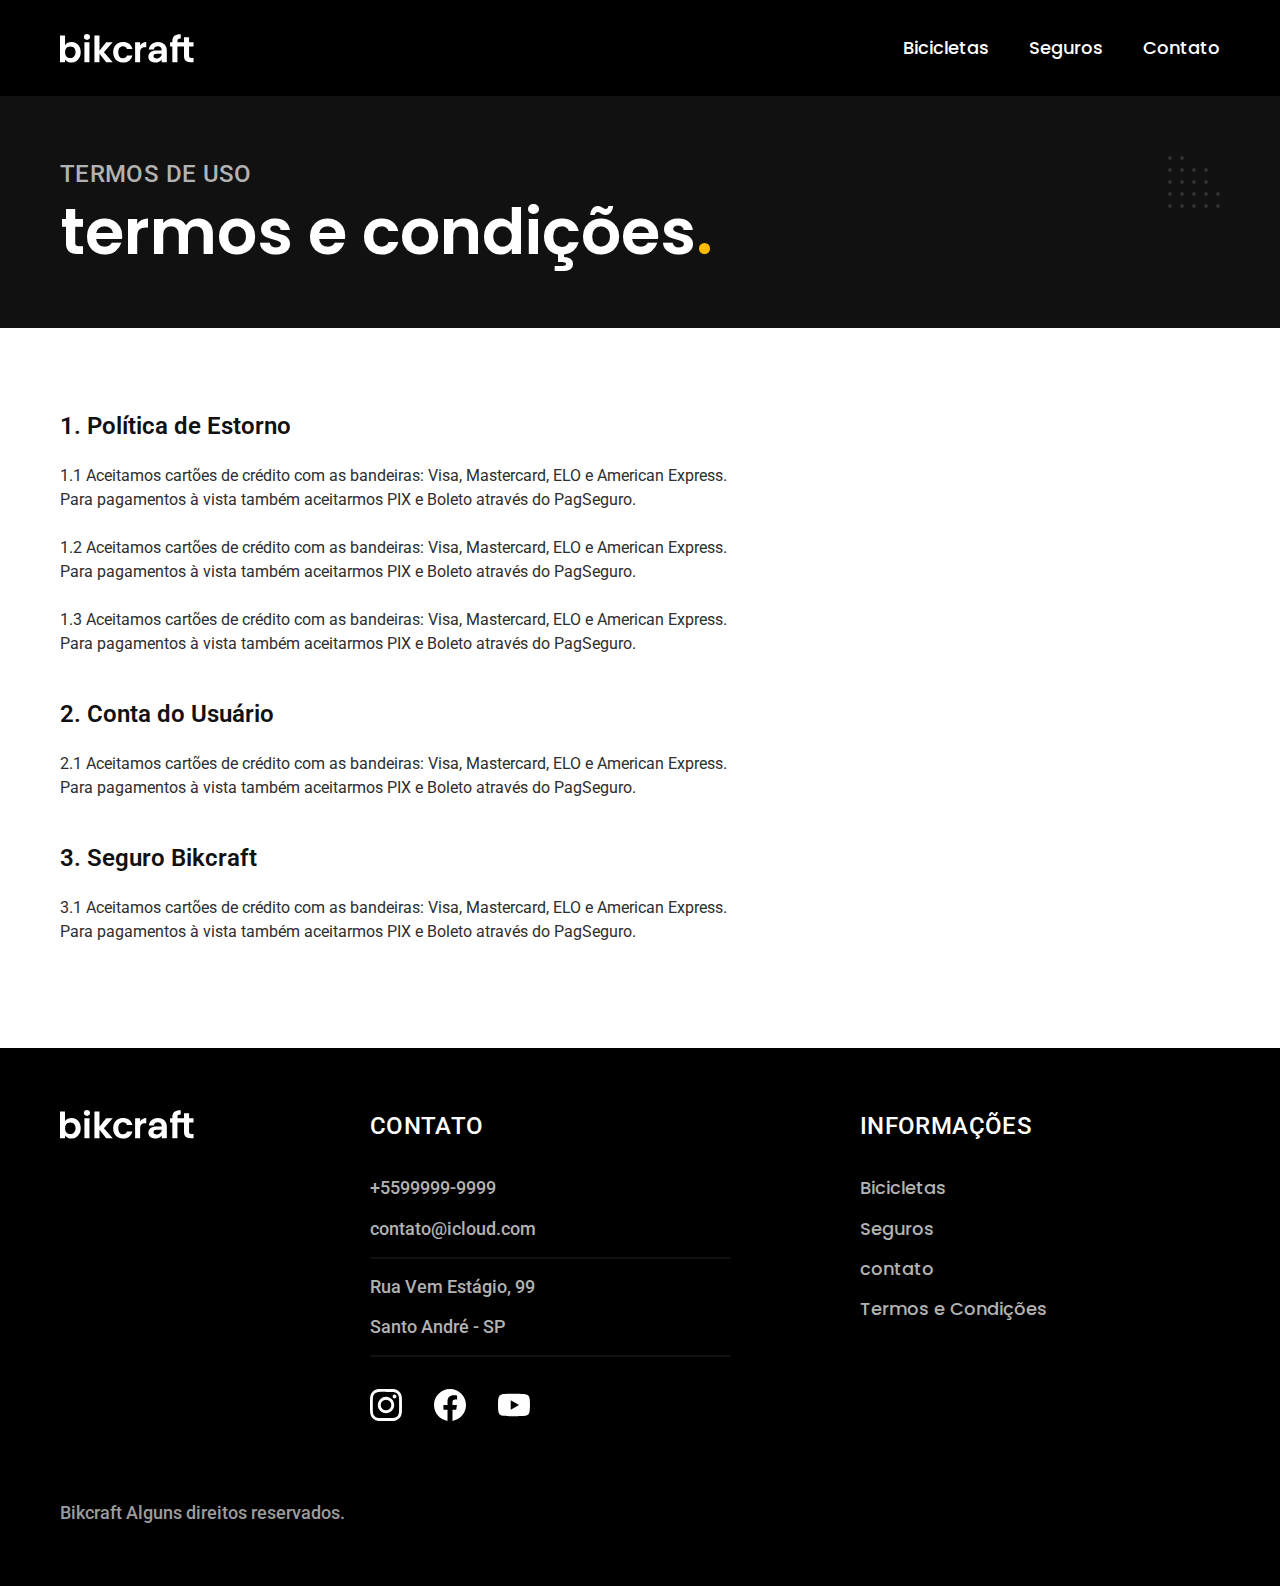
<file: termos.html>
<!DOCTYPE html>
<html lang="pt-br">
  <head>
    <meta charset="UTF-8" />
    <meta http-equiv="X-UA-Compatible" content="IE=edge" />
    <meta name="viewport" content="width=device-width, initial-scale=1.0" />
    <title>Termos e Condições | Bikcraft</title>
    <meta name="description" content="Termos e Condições Bikcraft." />

    <style>
      @import url('https://fonts.googleapis.com/css2?family=Fira+Sans:wght@300;400;500&family=Poppins:wght@400;600&family=Roboto:wght@400;500&display=swap');
    </style>
    <link rel="stylesheet" href="./css/style.min.css" />
    <script>
      document.documentElement.classList.add('js')
    </script>
  </head>
  <body id="termos">
    <header class="header-bg">
      <div class="header container">
        <a href="./"> <img src="./img/bikcraft.svg" alt="Bikcraft" /></a>

        <nav>
          <ul class="header-menu font-1-m cor-0">
            <li><a href="./bicicletas.html">Bicicletas</a></li>
            <li><a href="./seguros.html">Seguros</a></li>
            <li><a href="./contato.html">Contato</a></li>
          </ul>
        </nav>
      </div>
    </header>
    <main>
      <div class="titulo-bg">
        <div class="titulo container">
          <p class="font-2-l-b cor-5">Termos de uso</p>
          <h1 class="font-1-xxl cor-0">
            termos e condições<span class="cor-p1">.</span>
          </h1>
        </div>
      </div>
      <div class="termos font-2-s cor-10 container">
        <h2 class="font-1-1 cor-11">1. Política de Estorno</h2>
        <p>
          1.1 Aceitamos cartões de crédito com as bandeiras: Visa, Mastercard,
          ELO e American Express. Para pagamentos à vista também aceitarmos PIX
          e Boleto através do PagSeguro.
        </p>
        <p>
          1.2 Aceitamos cartões de crédito com as bandeiras: Visa, Mastercard,
          ELO e American Express. Para pagamentos à vista também aceitarmos PIX
          e Boleto através do PagSeguro.
        </p>
        <p>
          1.3 Aceitamos cartões de crédito com as bandeiras: Visa, Mastercard,
          ELO e American Express. Para pagamentos à vista também aceitarmos PIX
          e Boleto através do PagSeguro.
        </p>
        <h2 class="font-1-1 cor-11">2. Conta do Usuário</h2>
        <p>
          2.1 Aceitamos cartões de crédito com as bandeiras: Visa, Mastercard,
          ELO e American Express. Para pagamentos à vista também aceitarmos PIX
          e Boleto através do PagSeguro.
        </p>
        <h2 class="font-1-1 cor-11">3. Seguro Bikcraft</h2>
        <p>
          3.1 Aceitamos cartões de crédito com as bandeiras: Visa, Mastercard,
          ELO e American Express. Para pagamentos à vista também aceitarmos PIX
          e Boleto através do PagSeguro.
        </p>
      </div>
    </main>
    <footer class="footer-bg">
      <div class="footer container">
        <img src="./img/bikcraft.svg" alt="logo bikcraft" />
        <div class="footer-contato">
          <h3 class="font-2-l-b cor-0">Contato</h3>
          <ul class="font-2-m cor-5">
            <li><a href="tel:+5599999-9999">+5599999-9999</a></li>
            <li><a href="mailto:contato@icloud.com">contato@icloud.com</a></li>
            <li>Rua Vem Estágio, 99</li>
            <li>Santo André - SP</li>
          </ul>
          <div class="footer-redes">
            <a href="./">
              <img src="./img/redes/instagram.svg" alt="instagram" />
            </a>
            <a href="./">
              <img src="./img/redes/facebook.svg" alt="facebook" />
            </a>
            <a href="./">
              <img src="./img/redes/youtube.svg" alt="youtube" />
            </a>
          </div>
        </div>
        <div class="footer-informacoes">
          <h3 class="font-2-l-b cor-0">Informações</h3>
          <nav>
            <ul class="font-1-m cor-5">
              <li><a href="./bicicletas.html">Bicicletas</a></li>
              <li><a href="./seguros.html">Seguros</a></li>
              <li><a href="./contato.html">contato</a></li>
              <li><a href="./termos.html">Termos e Condições</a></li>
            </ul>
          </nav>
        </div>
        <p class="footer-copy font-2-m cor-6">
          Bikcraft Alguns direitos reservados.
        </p>
      </div>
    </footer>
    <script src="./js/script.js"></script>
  </body>
</html>
</file>
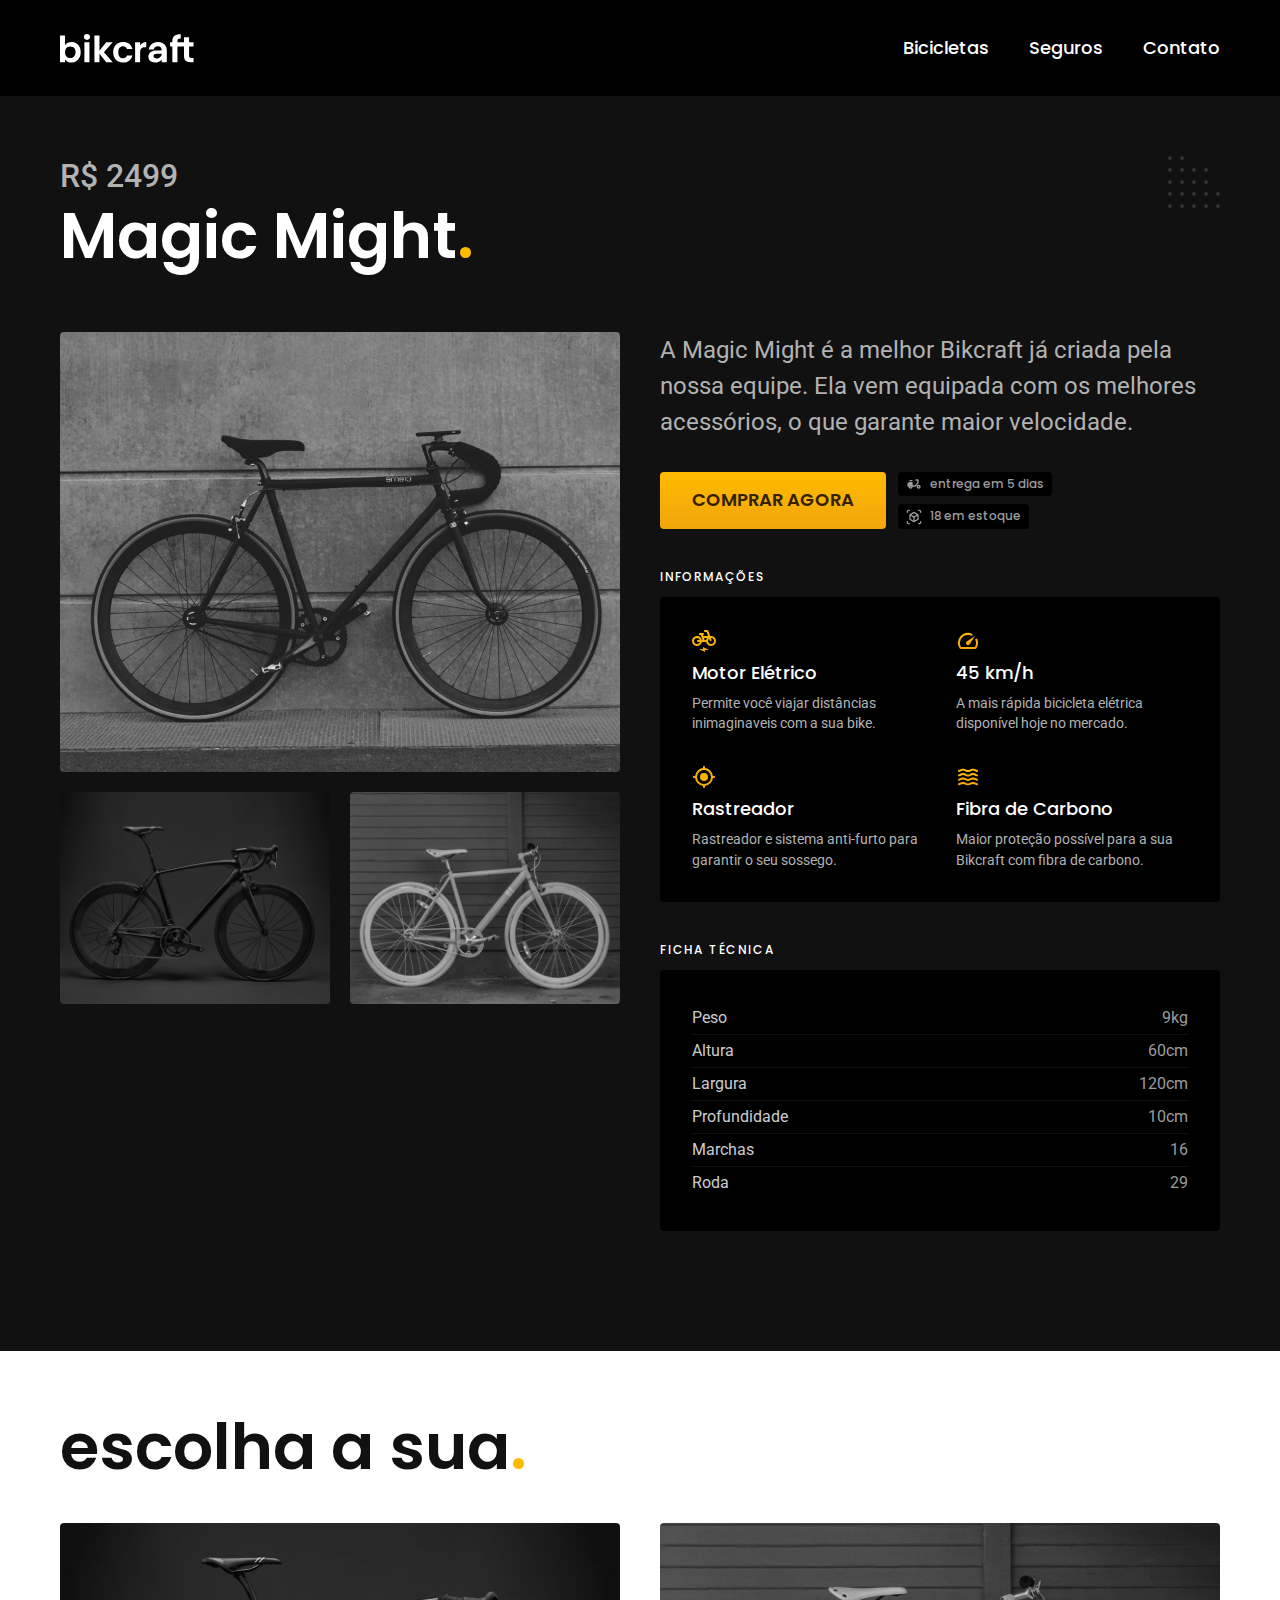
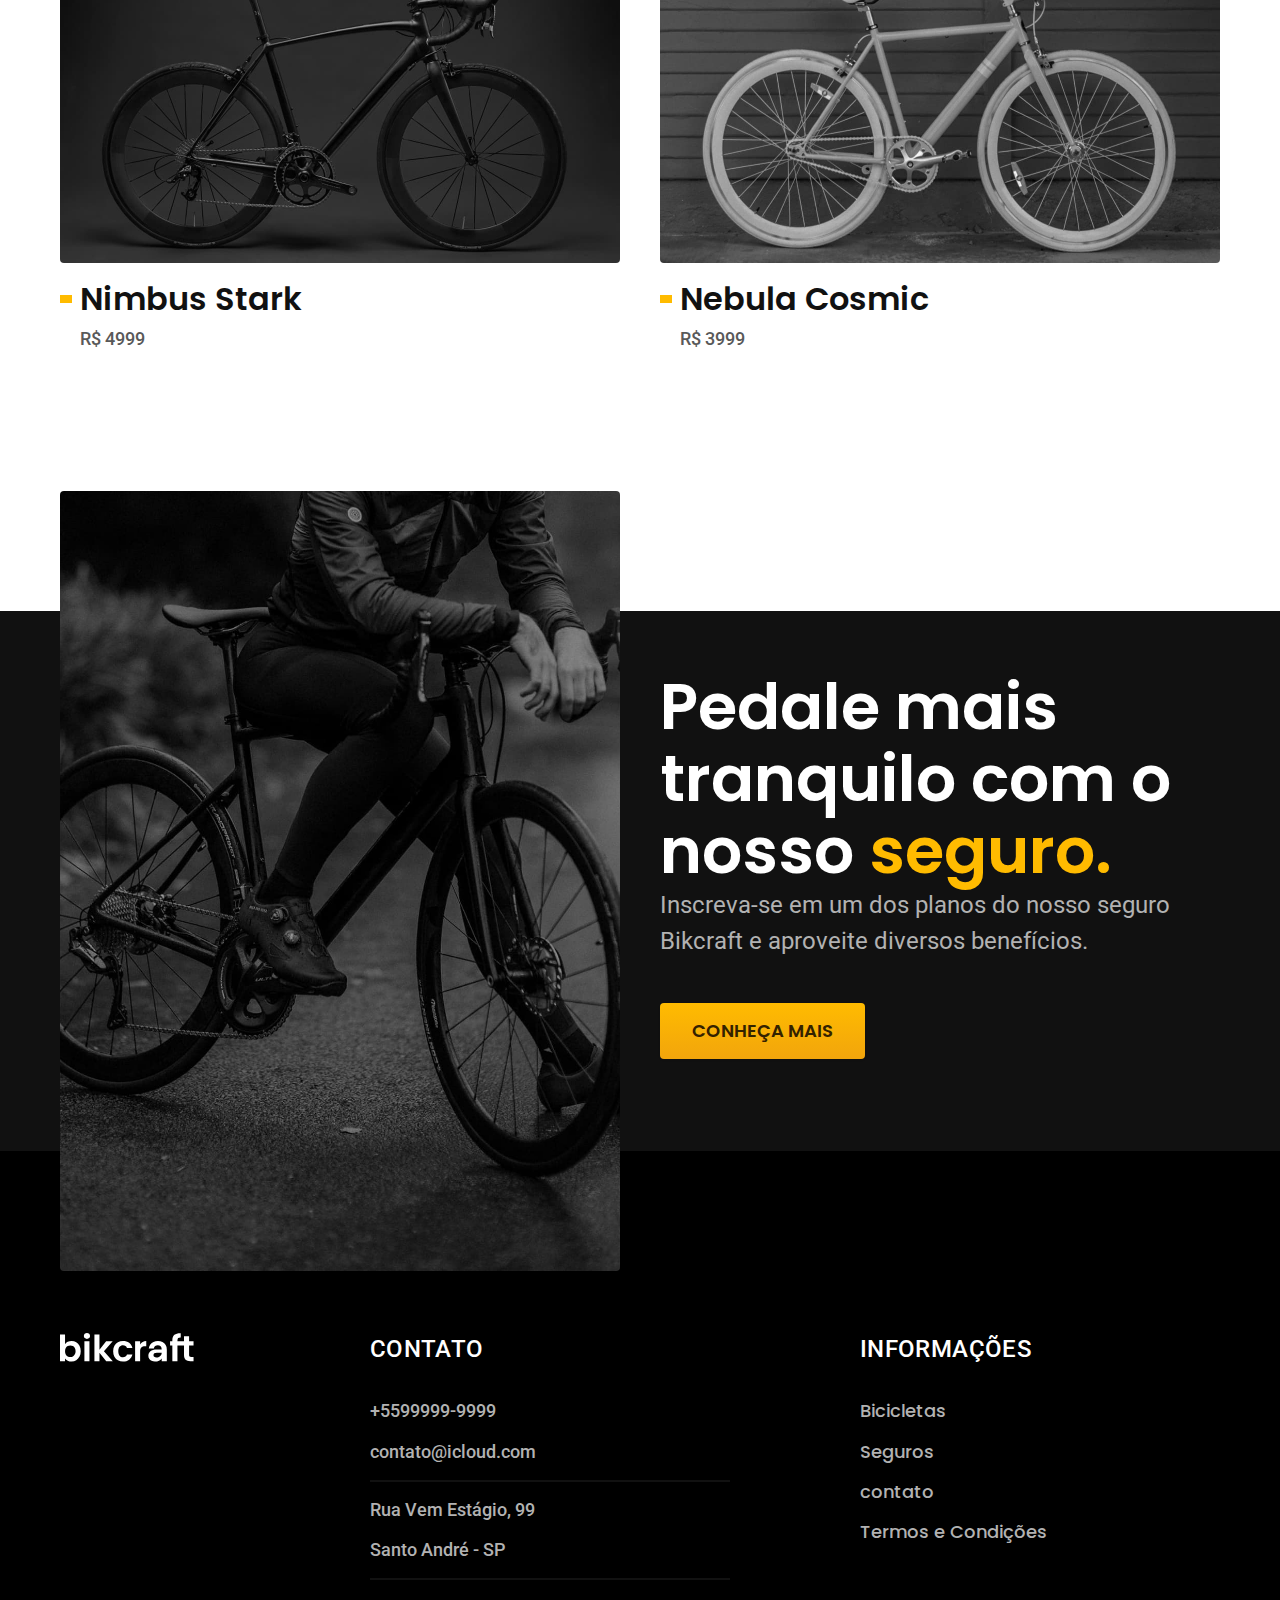
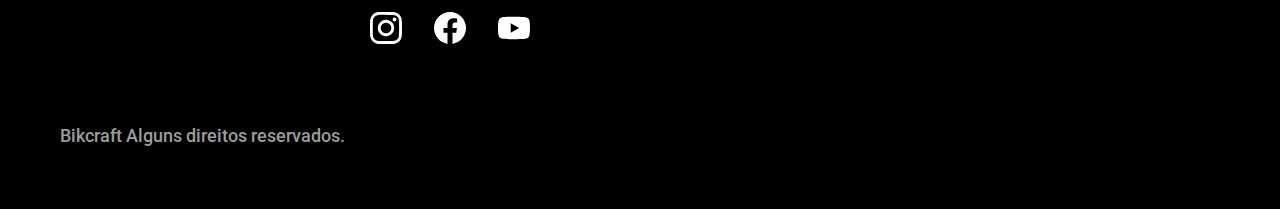
<file: bicicletas/magic.html>
<!DOCTYPE html>
<html lang="pt-br">
  <head>
    <meta charset="UTF-8" />
    <meta http-equiv="X-UA-Compatible" content="IE=edge" />
    <meta name="viewport" content="width=device-width, initial-scale=1.0" />
    <title>Magic | Bikcraft</title>
    <meta name="description" content="Termos e Condições Bikcraft." />

    <style>
      @import url('https://fonts.googleapis.com/css2?family=Fira+Sans:wght@300;400;500&family=Poppins:wght@400;600&family=Roboto:wght@400;500&display=swap');
    </style>
    <link rel="stylesheet" href="../css/style.min.css" />
    <script>
      document.documentElement.classList.add('js')
    </script>
  </head>
  <body id="bicicleta">
    <header class="header-bg">
      <div class="header container">
        <a href="../"> <img src="../img/bikcraft.svg" alt="Bikcraft" /></a>

        <nav>
          <ul class="header-menu font-1-m cor-0">
            <li><a href="../bicicletas.html">Bicicletas</a></li>
            <li><a href=".../seguros.html">Seguros</a></li>
            <li><a href="../contato.html">Contato</a></li>
          </ul>
        </nav>
      </div>
    </header>

    <main class="titulo-bg">
      <div>
        <div class="titulo container">
          <p class="font-2-xl cor-5">R$ 2499</p>
          <h1 class="font-1-xxl cor-0">
            Magic Might<span class="cor-p1">.</span>
          </h1>
        </div>
      </div>
      <div class="bicicleta container">
        <div class="bicicleta-imagens">
          <img src="../img/bicicleta/nimbus2.jpg" alt="Bicicleta Preta" />
          <img src="../img/bicicleta/nimbus1.jpg" alt="Bicicleta Preta" />
          <img src="../img/bicicleta/nimbus3.jpg" alt="Bicicleta Preta" />
        </div>
        <div class="bicicleta-conteudo">
          <p class="font-2-l cor-5">
            A Magic Might é a melhor Bikcraft já criada pela nossa equipe. Ela
            vem equipada com os melhores acessórios, o que garante maior
            velocidade.
          </p>
          <div class="bicicleta-comprar">
            <a class="botao" href="../orcamento.html?tipo=bikcraft&produto=magic">Comprar Agora</a>
            <span class="font-1-xs cor-6">
              <img src="../img/icones/entrega.svg" alt="" />entrega em 5 dias
            </span>
            <span class="font-1-xs cor-6">
              <img src="../img/icones/estoque.svg" alt="" />18 em estoque
            </span>
          </div>
          <h2 class="font-1-xs cor-0">Informações</h2>
          <ul class="bicicleta-informacoes">
            <li>
              <img src="../img/icones/eletrica.svg" alt="" />
              <h3 class="font-1-m cor-0">Motor Elétrico</h3>
              <p class="font-2-xs cor-5">
                Permite você viajar distâncias inimaginaveis com a sua bike.
              </p>
            </li>
            <li>
              <img src="../img/icones/velocidade.svg" alt="" />
              <h3 class="font-1-m cor-0">45 km/h</h3>
              <p class="font-2-xs cor-5">
                A mais rápida bicicleta elétrica disponível hoje no mercado.
              </p>
            </li>
            <li>
              <img src="../img/icones/rastreador.svg" alt="" />
              <h3 class="font-1-m cor-0">Rastreador</h3>
              <p class="font-2-xs cor-5">
                Rastreador e sistema anti-furto para garantir o seu sossego.
              </p>
            </li>
            <li>
              <img src="../img/icones/carbono.svg" alt="" />
              <h3 class="font-1-m cor-0">Fibra de Carbono</h3>
              <p class="font-2-xs cor-5">
                Maior proteção possível para a sua Bikcraft com fibra de
                carbono.
              </p>
            </li>
          </ul>
          <h2 class="font-1-xs cor-0">Ficha Técnica</h2>
          <ul class="bicicleta-ficha font-2-s cor-4">
            <li>Peso <span>9kg</span></li>
            <li>Altura <span>60cm</span></li>
            <li>Largura <span>120cm</span></li>
            <li>Profundidade <span>10cm</span></li>
            <li>Marchas <span>16</span></li>
            <li>Roda <span>29</span></li>
          </ul>
        </div>
      </div>
    </main>
    <article class="container bicicletas-lista">
      <h2 class="font-1-xxl">escolha a sua<span class="cor-p1">.</span></h2>
      <ul>
        <li>
          <a href="./nimbus.html">
            <img src="../img/bicicletas/nimbus.jpg" alt="Bicicleta Preta" />
            <h3 class="font-1-xl">Nimbus Stark</h3>
            <span class="font-2-m cor-8">R$ 4999</span>
          </a>
        </li>
        <li>
          <a href="./nebula.html">
            <img src="../img/bicicletas/nebula.jpg" alt="Bicicleta Branca" />
            <h3 class="font-1-xl">Nebula Cosmic</h3>
            <span class="font-2-m cor-8">R$ 3999</span>
          </a>
        </li>
      </ul>
    </article>

    <article class="seguro-bg">
      <div class="seguro container">
        <div class="seguro-imagem">
          <img src="../img/fotos/seguros.jpg" alt="Pessoa" />
        </div>
        <div class="seguro-conteudo">
          <h2 class="font-1-xxl cor-0">
            Pedale mais tranquilo com o nosso
            <span class="cor-p1">seguro.</span>
            <p class="font-2-l cor-5">
              Inscreva-se em um dos planos do nosso seguro Bikcraft e aproveite
              diversos benefícios.
            </p>
            <a class="botao" href="../seguros.html">conheça mais</a>
          </h2>
        </div>
      </div>
    </article>
    <footer class="footer-bg">
      <div class="footer container">
        <img src="../img/bikcraft.svg" alt="logo bikcraft" />
        <div class="footer-contato">
          <h3 class="font-2-l-b cor-0">Contato</h3>
          <ul class="font-2-m cor-5">
            <li><a href="tel:+5599999-9999">+5599999-9999</a></li>
            <li><a href="mailto:contato@icloud.com">contato@icloud.com</a></li>
            <li>Rua Vem Estágio, 99</li>
            <li>Santo André - SP</li>
          </ul>
          <div class="footer-redes">
            <a href="../">
              <img src="../img/redes/instagram.svg" alt="instagram" />
            </a>
            <a href="../">
              <img src="../img/redes/facebook.svg" alt="facebook" />
            </a>
            <a href="../">
              <img src="../img/redes/youtube.svg" alt="youtube" />
            </a>
          </div>
        </div>
        <div class="footer-informacoes">
          <h3 class="font-2-l-b cor-0">Informações</h3>
          <nav>
            <ul class="font-1-m cor-5">
              <li><a href="../bicicletas.html">Bicicletas</a></li>
              <li><a href="../seguros.html">Seguros</a></li>
              <li><a href="../contato.html">contato</a></li>
              <li><a href="../termos.html">Termos e Condições</a></li>
            </ul>
          </nav>
        </div>
        <p class="footer-copy font-2-m cor-6">
          Bikcraft Alguns direitos reservados.
        </p>
      </div>
    </footer>
      <script src="../js/script.js"></script>
  </body>
</html>
</file>
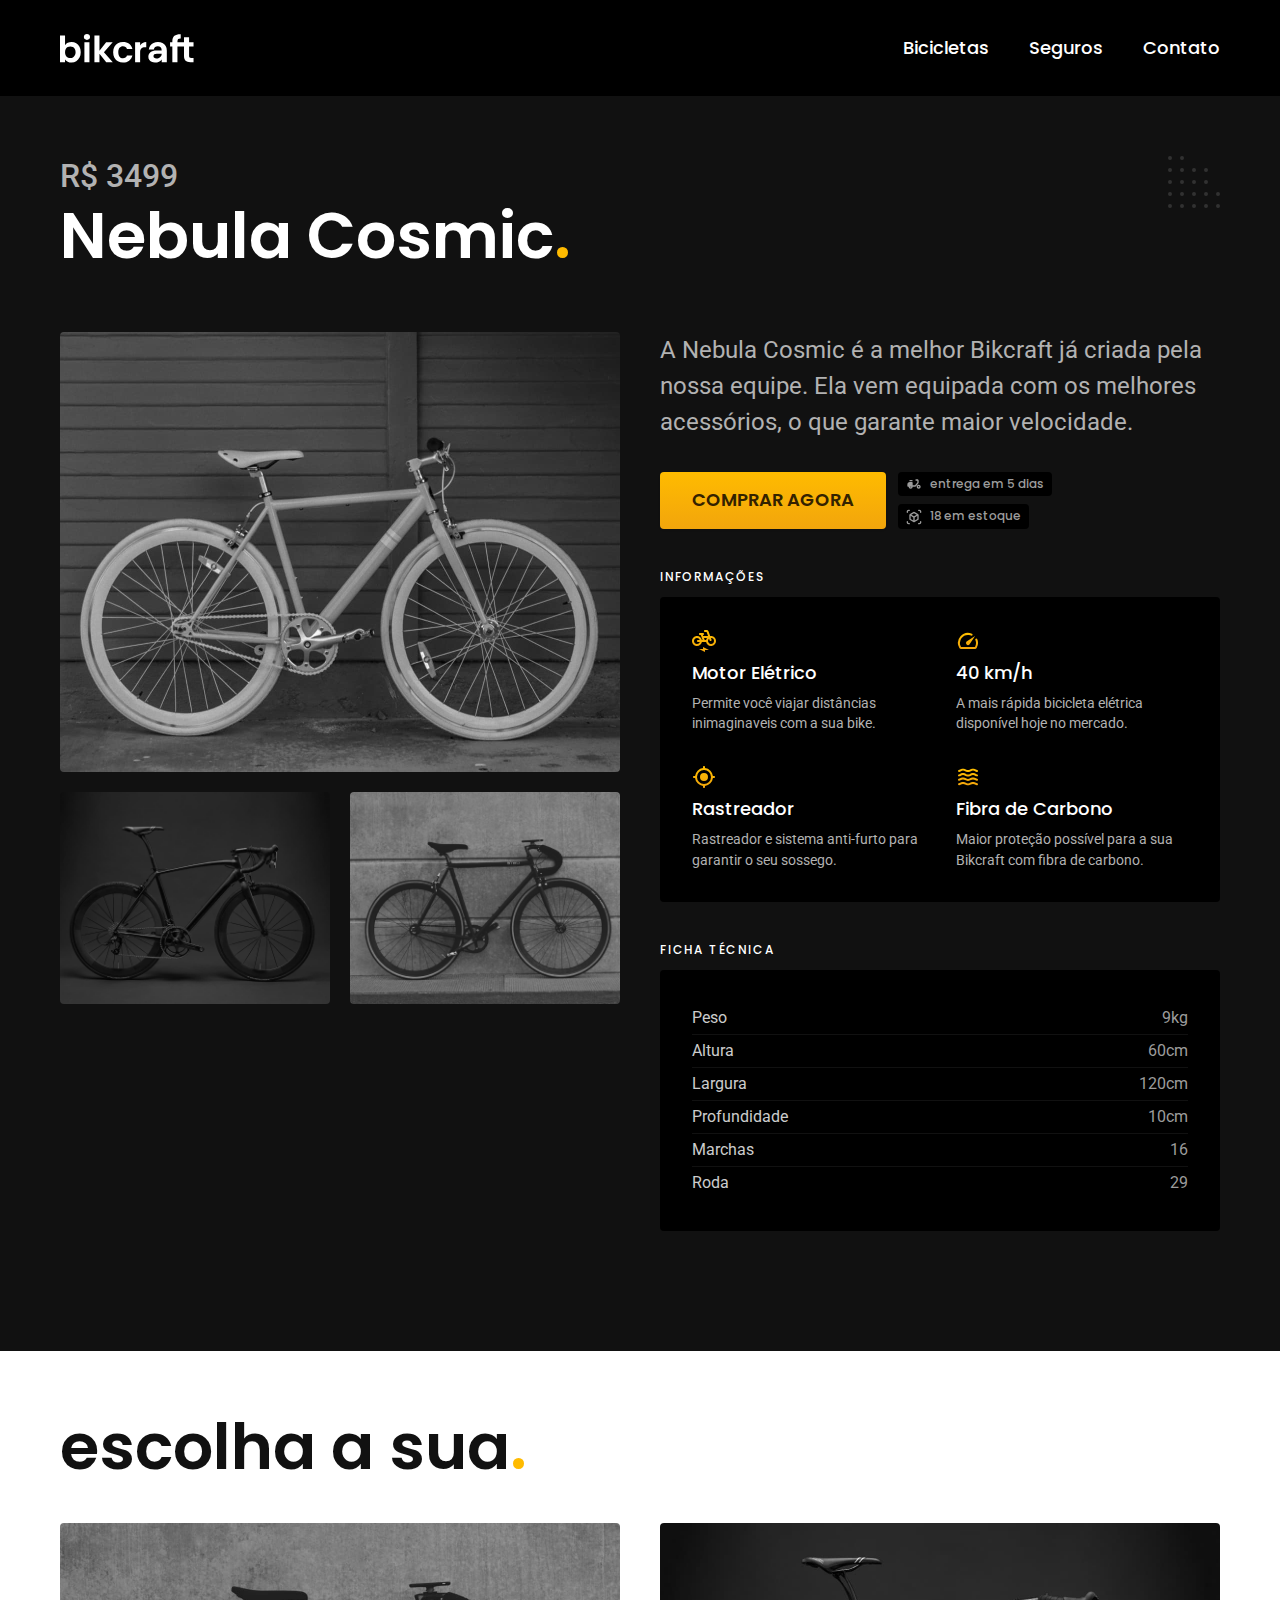
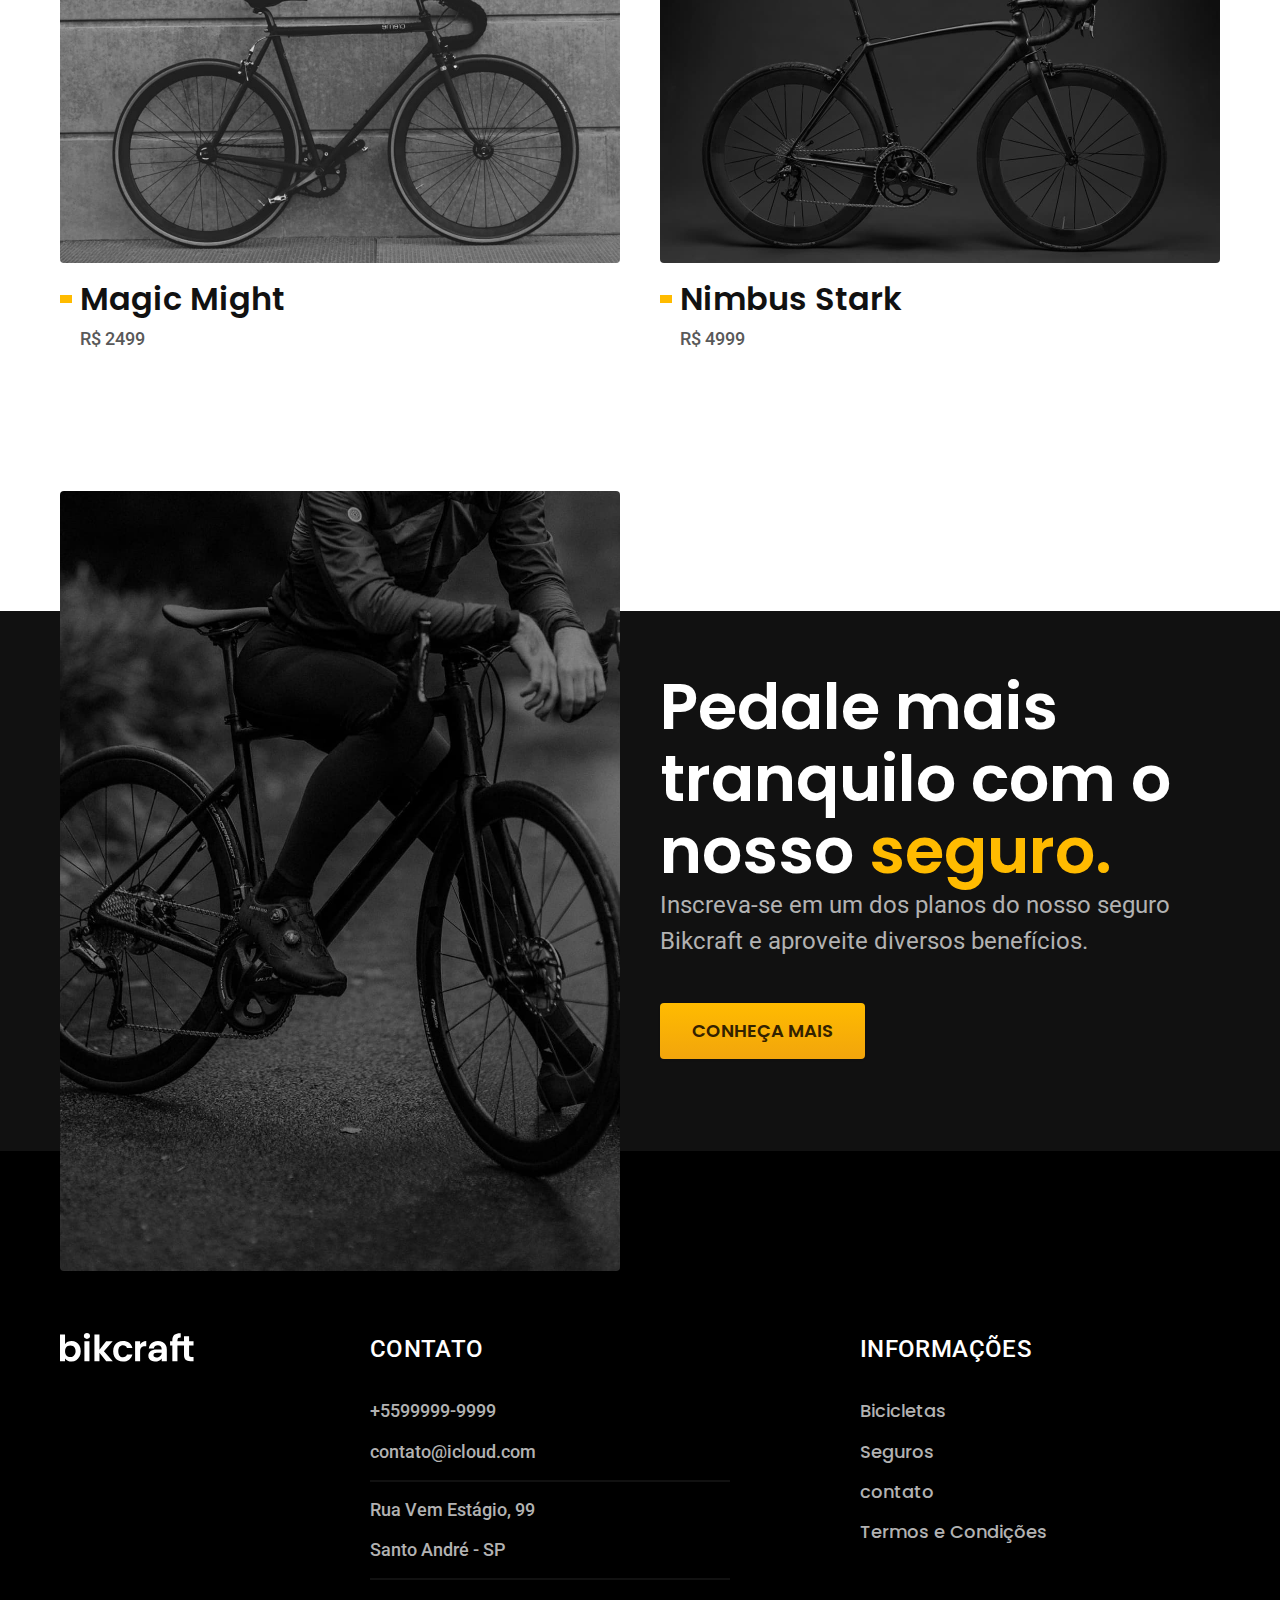
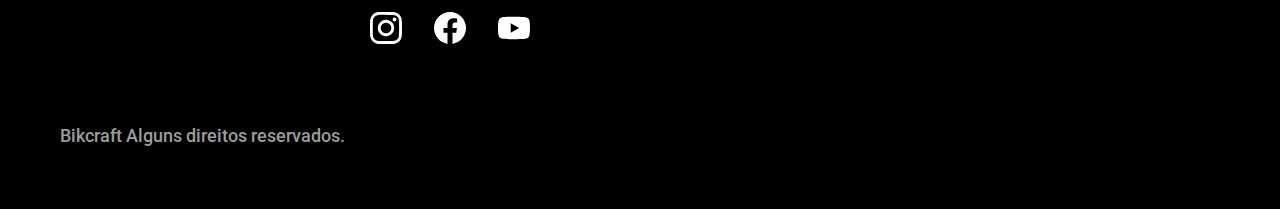
<file: bicicletas/nebula.html>
<!DOCTYPE html>
<html lang="pt-br">
  <head>
    <meta charset="UTF-8" />
    <meta http-equiv="X-UA-Compatible" content="IE=edge" />
    <meta name="viewport" content="width=device-width, initial-scale=1.0" />
    <title>Nebula | Bikcraft</title>
    <meta name="description" content="Termos e Condições Bikcraft." />

    <style>
      @import url('https://fonts.googleapis.com/css2?family=Fira+Sans:wght@300;400;500&family=Poppins:wght@400;600&family=Roboto:wght@400;500&display=swap');
    </style>
    <link rel="stylesheet" href="../css/style.min.css" />
   <script>
      document.documentElement.classList.add('js')
    </script>
  </head>
  <body id="bicicleta">
    <header class="header-bg">
      <div class="header container">
        <a href="../"> <img src="../img/bikcraft.svg" alt="Bikcraft" /></a>

        <nav>
          <ul class="header-menu font-1-m cor-0">
            <li><a href="../bicicletas.html">Bicicletas</a></li>
            <li><a href=".../seguros.html">Seguros</a></li>
            <li><a href="../contato.html">Contato</a></li>
          </ul>
        </nav>
      </div>
    </header>

    <main class="titulo-bg">
      <div>
        <div class="titulo container">
          <p class="font-2-xl cor-5">R$ 3499</p>
          <h1 class="font-1-xxl cor-0">
            Nebula Cosmic<span class="cor-p1">.</span>
          </h1>
        </div>
      </div>
      <div class="bicicleta container">
        <div class="bicicleta-imagens">
          <img src="../img/bicicleta/nimbus3.jpg" alt="Bicicleta Preta" />
          <img src="../img/bicicleta/nimbus1.jpg" alt="Bicicleta Preta" />
          <img src="../img/bicicleta/nimbus2.jpg" alt="Bicicleta Preta" />
        </div>
        <div class="bicicleta-conteudo">
          <p class="font-2-l cor-5">
            A Nebula Cosmic é a melhor Bikcraft já criada pela nossa equipe. Ela
            vem equipada com os melhores acessórios, o que garante maior
            velocidade.
          </p>
          <div class="bicicleta-comprar">
            <a class="botao" href="../orcamento.html?tipo=bikcraft&produto=nebula">Comprar Agora</a>
            <span class="font-1-xs cor-6">
              <img src="../img/icones/entrega.svg" alt="" />entrega em 5 dias
            </span>
            <span class="font-1-xs cor-6">
              <img src="../img/icones/estoque.svg" alt="" />18 em estoque
            </span>
          </div>
          <h2 class="font-1-xs cor-0">Informações</h2>
          <ul class="bicicleta-informacoes">
            <li>
              <img src="../img/icones/eletrica.svg" alt="" />
              <h3 class="font-1-m cor-0">Motor Elétrico</h3>
              <p class="font-2-xs cor-5">
                Permite você viajar distâncias inimaginaveis com a sua bike.
              </p>
            </li>
            <li>
              <img src="../img/icones/velocidade.svg" alt="" />
              <h3 class="font-1-m cor-0">40 km/h</h3>
              <p class="font-2-xs cor-5">
                A mais rápida bicicleta elétrica disponível hoje no mercado.
              </p>
            </li>
            <li>
              <img src="../img/icones/rastreador.svg" alt="" />
              <h3 class="font-1-m cor-0">Rastreador</h3>
              <p class="font-2-xs cor-5">
                Rastreador e sistema anti-furto para garantir o seu sossego.
              </p>
            </li>
            <li>
              <img src="../img/icones/carbono.svg" alt="" />
              <h3 class="font-1-m cor-0">Fibra de Carbono</h3>
              <p class="font-2-xs cor-5">
                Maior proteção possível para a sua Bikcraft com fibra de
                carbono.
              </p>
            </li>
          </ul>
          <h2 class="font-1-xs cor-0">Ficha Técnica</h2>
          <ul class="bicicleta-ficha font-2-s cor-4">
            <li>Peso <span>9kg</span></li>
            <li>Altura <span>60cm</span></li>
            <li>Largura <span>120cm</span></li>
            <li>Profundidade <span>10cm</span></li>
            <li>Marchas <span>16</span></li>
            <li>Roda <span>29</span></li>
          </ul>
        </div>
      </div>
    </main>
    <article class="container bicicletas-lista">
      <h2 class="font-1-xxl">escolha a sua<span class="cor-p1">.</span></h2>
      <ul>
        <li>
          <a href="./magic.html">
            <img src="../img/bicicletas/magic.jpg" alt="Bicicleta Preta" />
            <h3 class="font-1-xl">Magic Might</h3>
            <span class="font-2-m cor-8">R$ 2499</span>
          </a>
        </li>
        <li>
          <a href="./nimbus.html">
            <img src="../img/bicicletas/nimbus.jpg" alt="Bicicleta Branca" />
            <h3 class="font-1-xl">Nimbus Stark</h3>
            <span class="font-2-m cor-8">R$ 4999</span>
          </a>
        </li>
      </ul>
    </article>

    <article class="seguro-bg">
      <div class="seguro container">
        <div class="seguro-imagem">
          <img src="../img/fotos/seguros.jpg" alt="Pessoa" />
        </div>
        <div class="seguro-conteudo">
          <h2 class="font-1-xxl cor-0">
            Pedale mais tranquilo com o nosso
            <span class="cor-p1">seguro.</span>
            <p class="font-2-l cor-5">
              Inscreva-se em um dos planos do nosso seguro Bikcraft e aproveite
              diversos benefícios.
            </p>
            <a class="botao" href="../seguros.html">conheça mais</a>
          </h2>
        </div>
      </div>
    </article>
    <footer class="footer-bg">
      <div class="footer container">
        <img src="../img/bikcraft.svg" alt="logo bikcraft" />
        <div class="footer-contato">
          <h3 class="font-2-l-b cor-0">Contato</h3>
          <ul class="font-2-m cor-5">
            <li><a href="tel:+5599999-9999">+5599999-9999</a></li>
            <li><a href="mailto:contato@icloud.com">contato@icloud.com</a></li>
            <li>Rua Vem Estágio, 99</li>
            <li>Santo André - SP</li>
          </ul>
          <div class="footer-redes">
            <a href="../">
              <img src="../img/redes/instagram.svg" alt="instagram" />
            </a>
            <a href="../">
              <img src="../img/redes/facebook.svg" alt="facebook" />
            </a>
            <a href="../">
              <img src="../img/redes/youtube.svg" alt="youtube" />
            </a>
          </div>
        </div>
        <div class="footer-informacoes">
          <h3 class="font-2-l-b cor-0">Informações</h3>
          <nav>
            <ul class="font-1-m cor-5">
              <li><a href="../bicicletas.html">Bicicletas</a></li>
              <li><a href="../seguros.html">Seguros</a></li>
              <li><a href="../contato.html">contato</a></li>
              <li><a href="../termos.html">Termos e Condições</a></li>
            </ul>
          </nav>
        </div>
        <p class="footer-copy font-2-m cor-6">
          Bikcraft Alguns direitos reservados.
        </p>
      </div>
    </footer>
      <script src="../js/script.js"></script>
  </body>
</html>
</file>
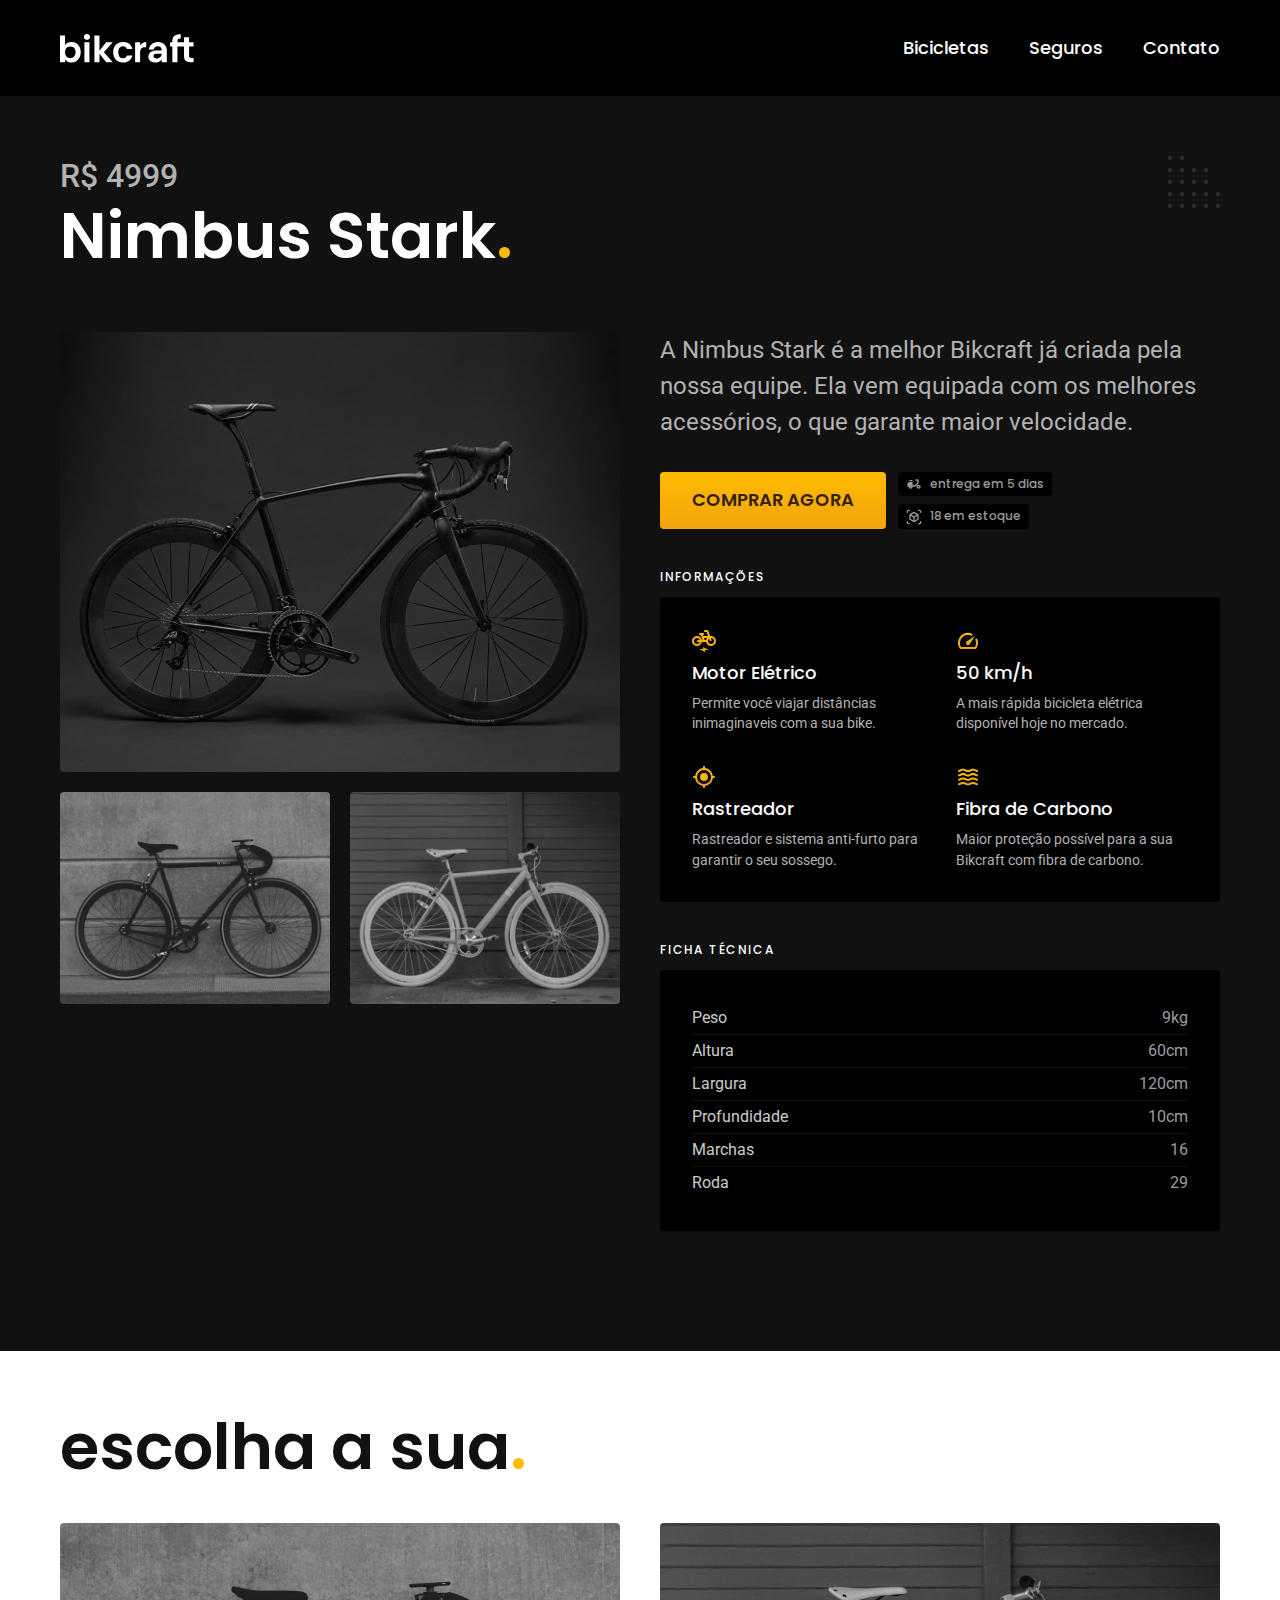
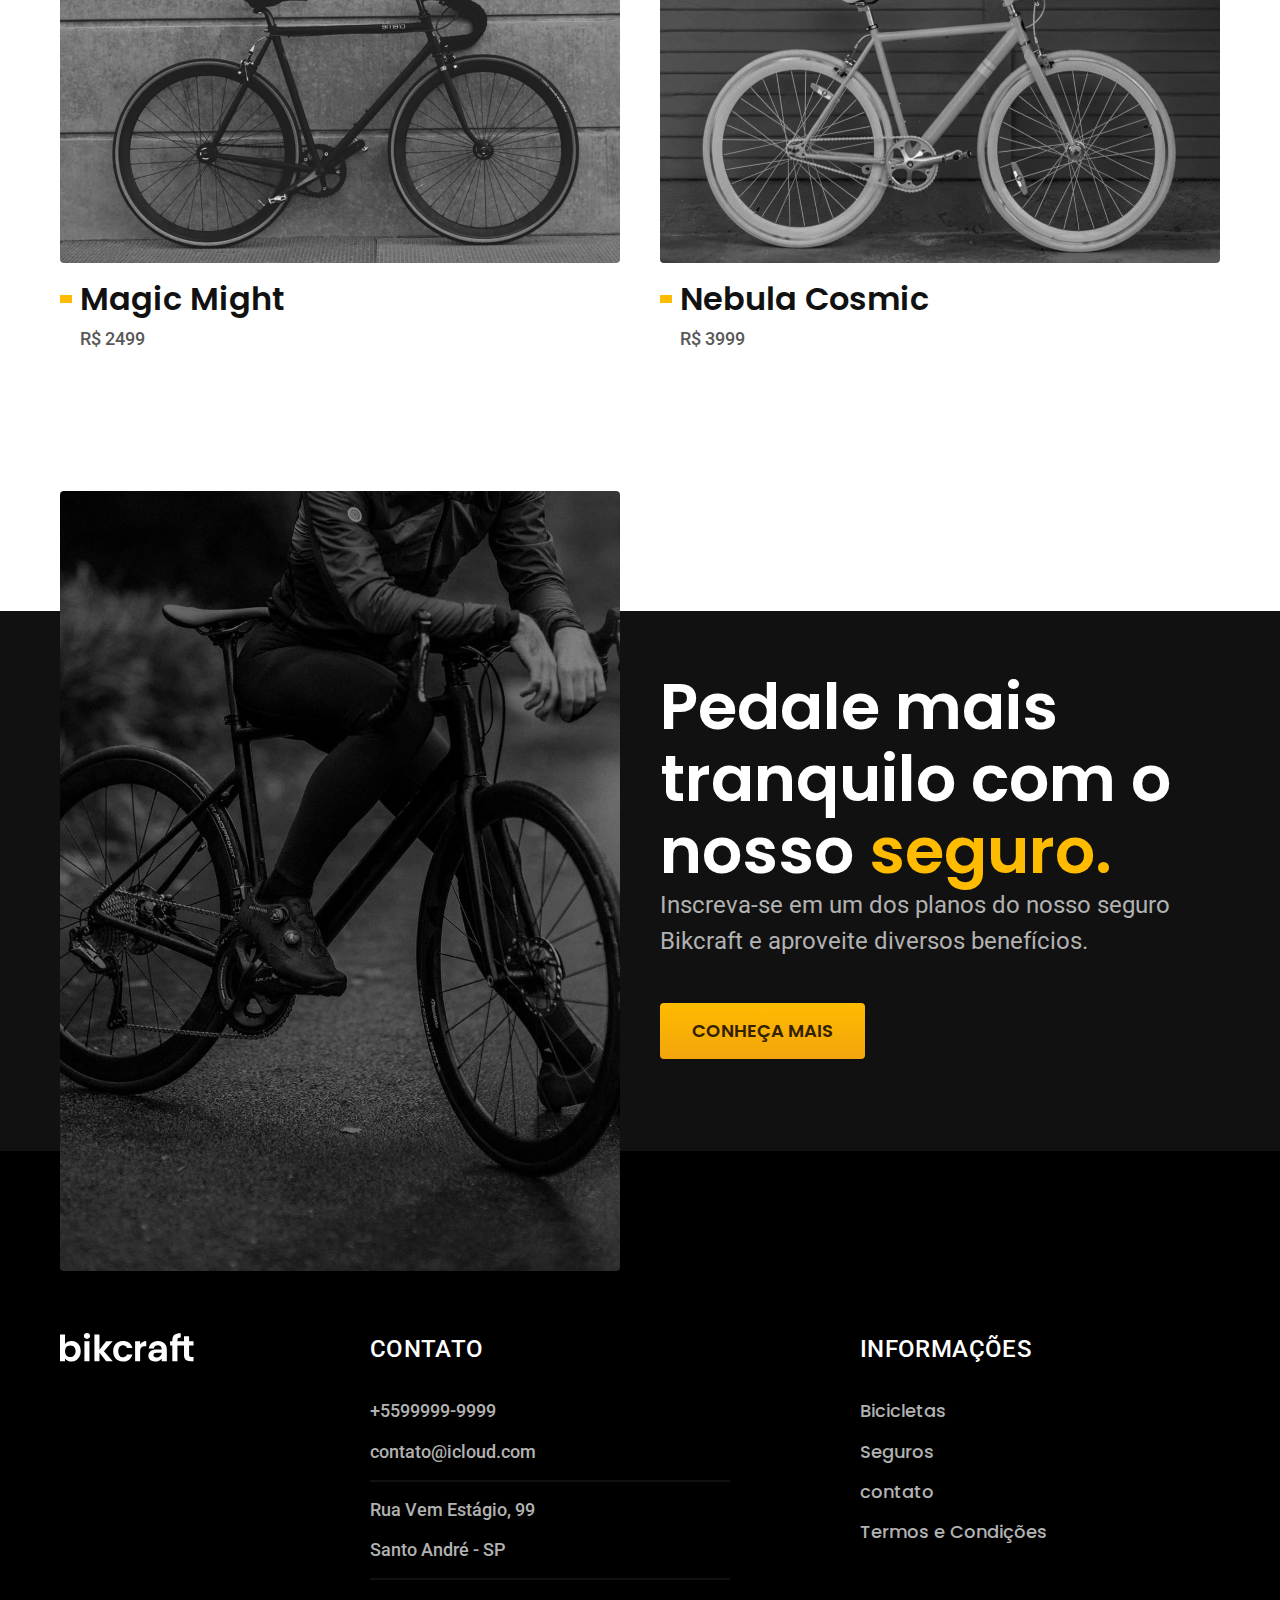
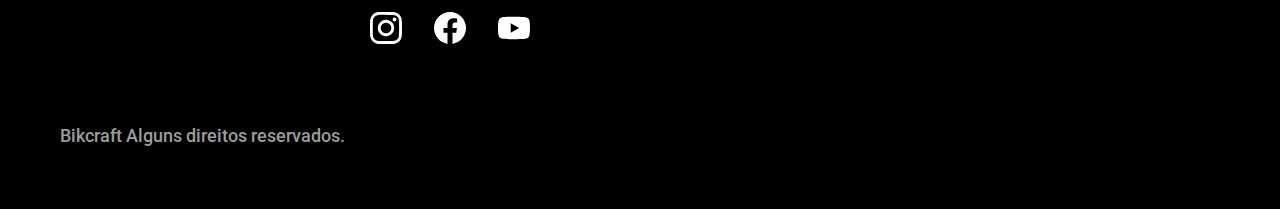
<file: bicicletas/nimbus.html>
<!DOCTYPE html>
<html lang="pt-br">
  <head>
    <meta charset="UTF-8" />
    <meta http-equiv="X-UA-Compatible" content="IE=edge" />
    <meta name="viewport" content="width=device-width, initial-scale=1.0" />
    <title>Nimbus | Bikcraft</title>
    <meta name="description" content="Termos e Condições Bikcraft." />

    <style>
      @import url('https://fonts.googleapis.com/css2?family=Fira+Sans:wght@300;400;500&family=Poppins:wght@400;600&family=Roboto:wght@400;500&display=swap');
    </style>
    <link rel="stylesheet" href="../css/style.min.css" />
    <script>
      document.documentElement.classList.add('js')
    </script>
  </head>
  <body id="bicicleta">
    <header class="header-bg">
      <div class="header container">
        <a href="../"> <img src="../img/bikcraft.svg" alt="Bikcraft" /></a>

        <nav>
          <ul class="header-menu font-1-m cor-0">
            <li><a href="../bicicletas.html">Bicicletas</a></li>
            <li><a href=".../seguros.html">Seguros</a></li>
            <li><a href="../contato.html">Contato</a></li>
          </ul>
        </nav>
      </div>
    </header>

    <main class="titulo-bg">
      <div>
        <div class="titulo container">
          <p class="font-2-xl cor-5">R$ 4999</p>
          <h1 class="font-1-xxl cor-0">
            Nimbus Stark<span class="cor-p1">.</span>
          </h1>
        </div>
      </div>
      <div class="bicicleta container">
        <div class="bicicleta-imagens">
          <img src="../img/bicicleta/nimbus1.jpg" alt="Bicicleta Preta" />
          <img src="../img/bicicleta/nimbus2.jpg" alt="Bicicleta Preta" />
          <img src="../img/bicicleta/nimbus3.jpg" alt="Bicicleta Preta" />
        </div>
        <div class="bicicleta-conteudo">
          <p class="font-2-l cor-5">
            A Nimbus Stark é a melhor Bikcraft já criada pela nossa equipe. Ela
            vem equipada com os melhores acessórios, o que garante maior
            velocidade.
          </p>
          <div class="bicicleta-comprar">
            <a class="botao" href="../orcamento.html?tipo=bikcraft&produto=nimbus">Comprar Agora</a>
            <span class="font-1-xs cor-6">
              <img src="../img/icones/entrega.svg" alt="" />entrega em 5 dias
            </span>
            <span class="font-1-xs cor-6">
              <img src="../img/icones/estoque.svg" alt="" />18 em estoque
            </span>
          </div>
          <h2 class="font-1-xs cor-0">Informações</h2>
          <ul class="bicicleta-informacoes">
            <li>
              <img src="../img/icones/eletrica.svg" alt="" />
              <h3 class="font-1-m cor-0">Motor Elétrico</h3>
              <p class="font-2-xs cor-5">
                Permite você viajar distâncias inimaginaveis com a sua bike.
              </p>
            </li>
            <li>
              <img src="../img/icones/velocidade.svg" alt="" />
              <h3 class="font-1-m cor-0">50 km/h</h3>
              <p class="font-2-xs cor-5">
                A mais rápida bicicleta elétrica disponível hoje no mercado.
              </p>
            </li>
            <li>
              <img src="../img/icones/rastreador.svg" alt="" />
              <h3 class="font-1-m cor-0">Rastreador</h3>
              <p class="font-2-xs cor-5">
                Rastreador e sistema anti-furto para garantir o seu sossego.
              </p>
            </li>
            <li>
              <img src="../img/icones/carbono.svg" alt="" />
              <h3 class="font-1-m cor-0">Fibra de Carbono</h3>
              <p class="font-2-xs cor-5">
                Maior proteção possível para a sua Bikcraft com fibra de
                carbono.
              </p>
            </li>
          </ul>
          <h2 class="font-1-xs cor-0">Ficha Técnica</h2>
          <ul class="bicicleta-ficha font-2-s cor-4">
            <li>Peso <span>9kg</span></li>
            <li>Altura <span>60cm</span></li>
            <li>Largura <span>120cm</span></li>
            <li>Profundidade <span>10cm</span></li>
            <li>Marchas <span>16</span></li>
            <li>Roda <span>29</span></li>
          </ul>
        </div>
      </div>
    </main>
    <article class="container bicicletas-lista">
      <h2 class="font-1-xxl">escolha a sua<span class="cor-p1">.</span></h2>
      <ul>
        <li>
          <a href="./magic.html">
            <img src="../img/bicicletas/magic.jpg" alt="Bicicleta Preta" />
            <h3 class="font-1-xl">Magic Might</h3>
            <span class="font-2-m cor-8">R$ 2499</span>
          </a>
        </li>
        <li>
          <a href="./nebula.html">
            <img src="../img/bicicletas/nebula.jpg" alt="Bicicleta Branca" />
            <h3 class="font-1-xl">Nebula Cosmic</h3>
            <span class="font-2-m cor-8">R$ 3999</span>
          </a>
        </li>
      </ul>
    </article>

    <article class="seguro-bg">
      <div class="seguro container">
        <div class="seguro-imagem">
          <img src="../img/fotos/seguros.jpg" alt="Pessoa" />
        </div>
        <div class="seguro-conteudo">
          <h2 class="font-1-xxl cor-0">
            Pedale mais tranquilo com o nosso
            <span class="cor-p1">seguro.</span>
            <p class="font-2-l cor-5">
              Inscreva-se em um dos planos do nosso seguro Bikcraft e aproveite
              diversos benefícios.
            </p>
            <a class="botao" href="../seguros.html">conheça mais</a>
          </h2>
        </div>
      </div>
    </article>
    <footer class="footer-bg">
      <div class="footer container">
        <img src="../img/bikcraft.svg" alt="logo bikcraft" />
        <div class="footer-contato">
          <h3 class="font-2-l-b cor-0">Contato</h3>
          <ul class="font-2-m cor-5">
            <li><a href="tel:+5599999-9999">+5599999-9999</a></li>
            <li><a href="mailto:contato@icloud.com">contato@icloud.com</a></li>
            <li>Rua Vem Estágio, 99</li>
            <li>Santo André - SP</li>
          </ul>
          <div class="footer-redes">
            <a href="../">
              <img src="../img/redes/instagram.svg" alt="instagram" />
            </a>
            <a href="../">
              <img src="../img/redes/facebook.svg" alt="facebook" />
            </a>
            <a href="../">
              <img src="../img/redes/youtube.svg" alt="youtube" />
            </a>
          </div>
        </div>
        <div class="footer-informacoes">
          <h3 class="font-2-l-b cor-0">Informações</h3>
          <nav>
            <ul class="font-1-m cor-5">
              <li><a href="../bicicletas.html">Bicicletas</a></li>
              <li><a href="../seguros.html">Seguros</a></li>
              <li><a href="../contato.html">contato</a></li>
              <li><a href="../termos.html">Termos e Condições</a></li>
            </ul>
          </nav>
        </div>
        <p class="footer-copy font-2-m cor-6">
          Bikcraft Alguns direitos reservados.
        </p>
      </div>
    </footer>
      <script src="../js/script.js"></script>
  </body>
</html>
</file>
<file: css/style.min.css>
body{margin:0;font-family:Arial,Helvetica,sans-serif;color:#111}blockquote,dd,h1,h2,h3,h4,p,ul{margin:0}ul{margin:0;padding:0;list-style:none}a{text-decoration:none;color:inherit}img{display:block;max-width:100%}img[src$=".jpg"]{border-radius:4px}.font-1-xs{font:500 0.75rem/1.35 Poppins,sans-serif}.font-2-xs{font:400 0.875rem/1.43 Roboto,sans-serif}.font-1-s{font:500 1rem/1.5 Poppins,sans-serif}.font-2-s{font:400 1rem/1.5 Roboto,sans-serif}.font-1-m,.font-1-m-b{font:500 1.125rem/1.35 Poppins,sans-serif}.font-1-m-b{font-weight:600}.font-2-m{font:500 1.125rem/1.35 Roboto,sans-serif}.font-1-l{font:500 1.5rem/1.5 Poppins,sans-serif}.font-2-l,.font-2-l-b{font:400 1.5rem/1.5 Roboto,sans-serif}.font-2-l-b{font-weight:500;letter-spacing:.015em;text-transform:uppercase}.font-1-xl{font:600 2rem/1.25 Poppins,sans-serif}.font-2-xl{font:500 2rem/1.25 Roboto,sans-serif}.font-1-xxl{font:600 4rem/1.125 Poppins,sans-serif}@media (max-width:1200px){.font-1-xxl{font-size:3rem}.font-2-l{font-size:1.125rem}.font-2-l-b{font-size:1.125rem}}@media (max-width:800px){.font-1-xxl{font-size:2rem}.font-1-xl,.font-2-xl{font-size:1.5rem}}:root{--cor-0:#ffffff;--cor-1:#f7f7f7;--cor-2:#ededed;--cor-3:#dedede;--cor-4:#cccccc;--cor-5:#b2b2b2;--cor-6:#9c9c9c;--cor-7:#717171;--cor-8:#595959;--cor-9:#404040;--cor-10:#2e2e2e;--cor-11:#111111;--cor-12:#000000;--cor-p1:#ffbb00;--cor-p2:#e4a300;--cor-p3:#a66f00;--cor-p4:#664400;--cor-p5:#332200}.cor-0{color:var(--cor-0)}.cor-1{color:var(--cor-1)}.cor-2{color:var(--cor-2)}.cor-3{color:var(--cor-3)}.cor-4{color:var(--cor-4)}.cor-5{color:var(--cor-5)}.cor-6{color:var(--cor-6)}.cor-7{color:var(--cor-7)}.cor-8{color:var(--cor-8)}.cor-9{color:var(--cor-9)}.cor-10{color:var(--cor-10)}.cor-11{color:var(--cor-11)}.cor-12{color:var(--cor-12)}.cor-p1{color:var(--cor-p1)}.cor-p2{color:var(--cor-p2)}.cor-p3{color:var(--cor-p3)}.cor-p4{color:var(--cor-p4)}.cor-p5{color:var(--cor-p5)}.js .fadeInDown{transform:translate3d(0,-20px,0)}.js .fadeInUp{transform:translate3d(0,20px,0)}.js .fadeInRight{transform:translate3d(20px,0,0)}.js .fadeInLeft{transform:translate3d(-20px,0,0)}.js [data-anime]{opacity:0}.js .anime{opacity:1;transform:none;transition:transform .8s,opacity .8s}.header-bg{background-color:var(--cor-12)}.header{display:flex;flex-wrap:wrap;gap:20px;justify-content:space-between;align-items:center;padding-top:20px;padding-bottom:20px}.header-menu{display:flex;flex-wrap:wrap;gap:40px}.header-menu a{padding:16px 0;display:inline-block;position:relative}.header-menu a::after{content:' ';display:block;height:2px;width:0;background:var(--cor-0);margin-top:4px;transition:.3s;position:absolute}.header-menu a.ativo::after,.header-menu a:hover::after{width:100%}@media(max-width:800px){.header-menu{gap:20px}.header-menu a{background-color:var(--cor-11)}.header-menu a:hover{background-color:var(--cor-10)}.header a::after{display:none}}@media (max-width:600px){.header-menu{gap:12px}.header-menu a{padding:8px 12px;font-size:14px}}.footer-bg{background-color:var(--cor-12)}.footer{display:grid;grid-template-columns:3fr 5fr 4fr;gap:40px;padding-top:60px;padding-bottom:60px}.footer h3{margin-bottom:32px}.footer-contato ul{margin-bottom:32px}.footer-contato li:nth-child(2n):after{content:" ";display:block;max-width:360px;height:2px;background:var(--cor-11);margin-top:16px}.footer li{margin-bottom:16px}.footer-redes{display:flex;gap:32px}.footer a:hover{color:var(--cor-0)}.footer-copy{grid-column:1/-1;margin-top:40px}@media (max-width:800px){.footer>img{display:none}.footer{grid-template-columns:1fr 1fr}}@media (max-width:800px){.footer{grid-template-columns:1fr;gap:60px}.footer-copy{margin-top:0}}.container{box-sizing:border-box;max-width:1200px;padding-left:20px;padding-right:20px;margin-left:auto;margin-right:auto}.botao{display:inline-block;padding:16px 32px;background:linear-gradient(#fb0,#f2a50c);border-radius:4px;box-shadow:0 1px 2px rgba(0,0,0,.1);text-transform:uppercase;color:var(--cor-p5);font:600 1.125rem/1.35 Poppins,sans-serif;max-width:max-content;border:none;cursor:pointer}.botao:hover{background:linear-gradient(#ffb60d,#e59317)}.botao.secundario{background:var(--cor-10);color:var(--cor-2)}.botao.seta{display:flex;align-items:center}.botao.seta::after{content:" ";display:inline-block;width:18px;height:10px;margin-left:12px;background:url(../img/icones/seta.svg);transition:transform .3s}.botao.seta:hover::after{transform:translateX(4px)}.botao.secundario:hover{transition:.3s;background:var(--cor-9)}@media (max-width:600px){.botao{padding:12px 16px;font-size:16px}}.link{display:inline-block;color:var(--cor-p1);font:500 1.5rem/1.5 Poppins,sans-serif;text-transform:uppercase;transition:.2s}.link::after{content:" ";display:block;width:100%;height:4px;background-color:currentColor}.link:hover{color:var(--cor-0)}.titulo-bg{padding-top:60px;padding-bottom:60px;background-color:var(--cor-11)}.titulo{background:url('../img/dec/top-right.svg') no-repeat top right 20px}.titulo p{margin-bottom:4px}@media (max-width:800px){.titulo-bg{padding-top:40px;padding-bottom:40px}.titulo p{font-size:1rem;text-transform:lowercase;font-weight:400}}.form{display:grid;grid-template-columns:1fr 1fr;gap:20px}.form label{display:block;font:600 1rem/1.5 Poppins,sans-serif;margin-bottom:4px}.form .col-2{grid-column:span 2}.form input[type=email],.form input[type=text],.form textarea{font:400 1rem/1.5 Roboto,sans-serif;background:var(--cor-1);border:1px solid var(--cor-2);padding:12px;border-radius:4px;width:100%;box-sizing:border-box}.form input[type=email]:focus,.form input[type=text]:focus,.form textarea:focus{outline:0;border-color:var(--cor-p1);background:var(--cor-0);box-shadow:0 0 0 2px #fea}@media (max-width:600px){.for{grid-template-columns:1fr}.for .col-2{grid-column:1}}.introducao-bg{background:var(--cor-12) url('../img/dec/bottom-left.svg') no-repeat bottom 160px left 20px;box-shadow:inset 0 -120px var(--cor-0)}.introducao{display:grid;grid-template-columns:1fr 1fr;gap:0 40px}.introducao-conteudo{align-self:end;padding-bottom:200px}.introducao-imagem{margin-bottom:-120px}.introducao img{width:100%;height:100%;object-fit:cover;border-radius:4px}.introducao h1{margin-bottom:32px}.introducao p{margin-bottom:20px}@media(max-width:1200px){.introducao h1{font-size:48px}.introducao p{font-size:18px}}@media(max-width:800px){.introducao-bg{padding-top:40px;background-color:var(--cor-11);box-shadow:inset 0 -60px var(--cor-0)}.introducao{grid-template-columns:1fr;gap:32px}.introducao-conteudo{padding-bottom:0}.introducao h1{font-size:32px;margin-bottom:16px}.introducao img{height:300px;width:100%}}.tecnologia-bg{background-color:var(--cor-11);box-shadow:inset 0 80px var(--cor-0),inset 0 -80px var(--cor-0)}.tecnologia{display:grid;grid-template-columns:1fr 1fr;gap:40px}.tecnologia-imagem img{width:100%;height:100%;object-fit:cover;object-position:left}.tecnologia-conteudo{padding-top:160px;padding-bottom:160px}.tecnologia-conteudo>span{display:block;margin-bottom:20px}.tecnologia-conteudo h2{margin-bottom:32px}.tecnologia-conteudo>p{margin-bottom:20px}.tecnologia a{margin-bottom:80px}.tecnologia-vantagens{display:flex;gap:40px}.tecnologia-vantagens h3{margin-bottom:8px;width:max-content}.tecnologia-vantagens img{width:24px;margin-bottom:8px}@media (max-width:800px){.tecnologia-bg{box-shadow:none}.tecnologia{grid-template-columns:1fr}.tecnologia-conteudo{padding-top:60px;padding-bottom:60px}.tecnologia-imagem{display:none}.tecnologia a{margin-bottom:60px}}@media (max-width:600px){.tecnologia-vantagens{flex-direction:column}}.parceiros{padding-top:70px;padding-bottom:120px}.parceiros h2{margin-bottom:60px}.parceiros ul{padding:0 20px;display:grid;grid-template-columns:repeat(4,1fr);max-width:1400px;margin:0 auto}.parceiros li{display:flex;padding:32px;border-left:2px solid var(--cor-2)}.parceiros img{margin:auto}.parceiros li:first-child,.parceiros li:nth-child(5){border-left:none}.parceiros li:nth-child(n+5){border-top:2px solid var(--cor-2)}@media (max-width:800px){.parceiros{padding-bottom:60px}.parceiros h2{margin-bottom:20px}.parceiros ul{grid-template-columns:repeat(2,1fr)}.parceiros li{padding:20px}.parceiros li:nth-child(n+3){border-top:2px solid var(--cor-2)}.parceiros li:nth-child(odd){border-left:none}}.depoimento{display:grid;grid-template-columns:1fr 1fr;background-color:var(--cor-p1);overflow:hidden}.depoimento img{width:100%;height:100%;object-fit:cover;border-radius:0}.depoimento-conteudo{padding:40px 40px 80px 80px;align-self:end;background:url('../img/dec/bottom-right.svg') no-repeat bottom 40px right 40px}.depoimento-conteudo p{max-width:32ch;font-family:Merriweather,serif;font-style:italic;font-weight:900;margin-bottom:32px;position:relative}.depoimento p::after,.depoimento p::before{font-size:5rem;color:var(--cor-p2);position:absolute}.depoimento p::before{content:'“';left:-50px;top:-30px}.depoimento p::after{content:'”'}@media (min-width:1200px){.depoimento img{max-height:520px}}@media (max-width:800px){.depoimento{grid-template-columns:1fr;text-align:center}.depoimento img{max-height:200px}.depoimento-conteudo{padding:40px 20px;justify-self:center}}.bicicletas-lista{padding-top:60px;padding-bottom:120px}.bicicletas-lista h2{margin-bottom:40px}.bicicletas-lista li{min-width:280px}.bicicletas-lista ul{display:flex;gap:40px;padding:0 20px 20px 20px;max-width:1400px;margin:0 auto;overflow-x:auto}#bicicleta .bicicletas-lista ul{padding:0 0 20px 0}.bicicletas-lista a{display:block}.bicicletas-lista img{margin-bottom:16px}.bicicletas-lista h3{margin-bottom:8px;display:flex;align-items:center;position:relative}.bicicletas-lista h3::before{content:' ';height:8px;width:12px;margin-right:8px;display:inline-block;background-color:var(--cor-p1);transition:width .3s}.bicicletas-lista a:hover h3::before{width:24px}.bicicletas-lista li span{padding-left:20px}@media (max-width:800px){.bicicletas-lista{padding-bottom:60px}.bicicletas-lista ul{gap:20px}}.bicicletas-bg{background:linear-gradient(to right,var(--cor-0) 30%,var(--cor-11) 0)}.bicicletas{display:grid;grid-template-columns:1fr 1fr;gap:40px;padding-top:60px;padding-bottom:60px;background:url('../img/dec/bottom-right.svg') no-repeat top 40px right 20px}.bicicletas-imagem{position:relative}.bicicletas-imagem span{background:var(--cor-12);display:inline-block;padding:8px 16px 8px 8px;position:absolute;top:20px;right:0;border-radius:5px 0 0 5px}.bicicletas-conteudo{display:grid;grid-template-columns:1fr auto;align-items:start;align-content:start}.bicicletas h2,.bicicletas p{grid-column:1/-1}.bicicletas h2{margin-bottom:20px}.bicicletas h2::before{content:" ";display:block;width:12px;height:8px;background-color:var(--cor-p1);margin-bottom:8px}.bicicletas p{margin-bottom:32px}.bicicletas a{place-self:end}.bicicletas li{display:flex;align-items:center}.bicicletas li+li{margin-top:16px}.bicicletas-conteudo img{width:24px;margin-right:8px}@media (max-width:800px){.bicicletas{grid-template-columns:1fr;gap:20px;padding-top:40px;padding-bottom:40px}.bicicletas-bg{background:var(--cor-11)}}@media (max-width:600px){.bicicletas-conteudo{grid-template-columns:1fr}.bicicletas ul{font-size:1rem;display:grid;grid-template-columns:1fr 1fr;margin-bottom:32px}.bicicletas li+li{margin-top:0}.bicicletas li:nth-child(3),.bicicletas li:nth-child(4){margin-top:10px}.bicicletas a{place-self:start}}.bicicleta{display:grid;grid-template-columns:1fr 1fr;align-items:start;gap:40px;padding-top:60px;padding-bottom:60px}#bicicleta .titulo p{text-transform:uppercase}.bicicleta-imagens{display:flex;flex-wrap:wrap;gap:20px}.bicicleta-imagens img{flex:1;min-width:200px}.bicicleta-imagens img:first-child{min-width:100%}.bicicleta-conteudo>p{margin-bottom:32px}.bicicleta-comprar{display:grid;grid-template-columns:max-content auto;align-items:center;justify-items:start;gap:8px 12px;margin-bottom:40px}.bicicleta-comprar a{grid-row:span 2}.bicicleta-comprar span{display:flex;align-items:center;background-color:var(--cor-12);padding:4px 8px;border-radius:4px;gap:8px}.bicicleta-conteudo h2{text-transform:uppercase;letter-spacing:.15em;margin-bottom:12px}.bicicleta-ficha,.bicicleta-informacoes{padding:32px;background-color:var(--cor-12);border-radius:4px}.bicicleta-informacoes{margin-bottom:40px;display:grid;grid-template-columns:1fr 1fr;gap:32px}.bicicleta-informacoes img{width:24px;margin-bottom:8px}.bicicleta-informacoes h3{margin-bottom:8px}.bicicleta-ficha li{padding:4px 0;display:flex;justify-content:space-between;border-bottom:1px solid var(--cor-11)}.bicicleta-ficha li:last-child{border-bottom:none}.bicicleta-ficha span{color:var(--cor-6)}@media (max-width:800px){.bicicleta{grid-template-columns:1fr;padding-top:40px;padding-bottom:40px}.bicicleta-imagens{grid-row:2}}@media (max-width:400px){.bicicleta-informacoes{grid-template-columns:1fr}.bicicleta-comprar{grid-template-columns:1fr}}.seguro-bg{background-color:var(--cor-11);box-shadow:inset 0 120px var(--cor-0),inset 0 -120px var(--cor-12)}.seguro{display:grid;grid-template-columns:1fr 1fr;gap:40px}.seguro-imagem img{width:100%;height:100%;object-fit:cover}.seguro-conteudo{padding-top:180px;padding-bottom:180px}.seguro h2{margin-bottom:32px}.seguro p{margin-bottom:20px}@media (max-width:800px){.seguro-bg{box-shadow:inset 0 -120px var(--cor-12)}.seguro{grid-template-columns:1fr}.seguro-imagem{height:200px}.seguro-conteudo{grid-row:1;padding-top:60px;padding-bottom:0}}.seguros-bg{background:var(--cor-11)}.seguros{padding-top:60px;padding-bottom:60px;display:grid;grid-template-columns:1fr 1fr;gap:40px;align-items:center}#seguros .seguros{padding-top:0}.seguros h2{grid-column:1/-1}.seguros-item{background-color:var(--cor-12);padding:32px 32px 32px 60px;display:grid;grid-template-columns:1fr auto;border-radius:4px}.seguros-item h3{margin-bottom:40px}.seguros-item span{grid-column:2;display:block;text-align:right}.seguros-item ul{grid-column:1/-1;margin-bottom:32px}.seguros-item li+li{margin-top:20px}.seguros-item li{display:flex;align-items:center;position:relative}.seguros-item li::before{position:absolute;content:' ';display:inline-block;width:13px;height:9px;background-image:url("../img/icones/lista.svg");left:-21px}.seguros-item a{grid-column:1/-1}@media (max-width:800px){.seguros{grid-template-columns:1fr}}.perguntas{padding-top:120px;padding-bottom:120px}.perguntas h2{margin-bottom:60px}.perguntas dl>div{padding:20px;border-radius:4px}.perguntas button{display:grid;grid-template-columns:auto 1fr auto;align-items:center;gap:8px;cursor:pointer;border:none;background:0 0;width:100%;text-align:left}.perguntas dl>div:nth-child(odd){background-color:var(--cor-1)}.perguntas button::before{content:" ";display:inline-block;width:12px;height:8px;background-color:var(--cor-p1)}.perguntas button::after{content:" ";display:inline-block;width:14px;height:6px;background:url('../img/icones/seta-abrir.svg');transition:.3s}.perguntas button:hover::after,.perguntas button[aria-expanded=true]::after{transform:rotate(180deg)}.js .perguntas dd{display:none}.js .perguntas dd.ativa{display:block}.js .perguntas dd{padding-left:20px;padding-top:16px;min-width:80ch}@media (max-width:800px){.perguntas{padding-top:60px;padding-bottom:60px}.perguntas h2{margin-bottom:40px}}.vantagens-bg{background-color:var(--cor-12)}.vantagens{padding-top:120px;padding-bottom:120px}.vantagens h2{margin-bottom:60px}.vantagens ul{display:grid;grid-template-columns:repeat(auto-fit,minmax(280px,max-content));gap:40px 80px}.vantagens h3,.vantagens img{margin-bottom:8px}@media (max-width:800px){.vantagens{padding-top:60px;padding-bottom:60px}.vantagens h2{margin-bottom:40px}.vantagens ul{gap:20px}}#contato{background:linear-gradient(var(--cor-11) 600px,var(--cor-1) 0)}.contato{display:grid;grid-template-columns:5fr 7fr}.contato-dados,.contato-formulario{padding:60px;box-shadow:0 1px 2px rgba(0,0,0,.1)}.contato-dados{border-radius:5px 0 0 5px;background:var(--cor-12) url('../img/dec/bottom-left.svg') no-repeat bottom 20px left 20px}.contato-formulario{border-radius:0 5px 5px 0;background:var(--cor-0) url('../img/dec/bottom-right.svg') no-repeat bottom 20px right 20px}.contato-dados h2{margin-bottom:60px}.contato-endereco{margin-bottom:32px;padding-left:28px;background:url("../img/icones/local.svg") no-repeat 0 2px}.contato-endereco p{margin-bottom:8px}.contato-meios a{display:block;max-width:max-content;margin-bottom:8px;padding-left:28px}.contato-meios a:hover{color:var(--cor-0)}.contato-meios a:first-child{background:url("../img/icones/email.svg") no-repeat 0 2px}.contato-meios a:nth-child(2){margin-bottom:32px}.contato-meios a:nth-child(3){background:url("../img/icones/telefone.svg") no-repeat 0 2px;margin-bottom:60px}.contato-redes{display:flex;gap:32px;padding-left:28px}@media (max-width:800px){.contato{grid-template-columns:1fr}.contato-dados,.contato-formulario{padding:20px}.contato-dados{border-radius:5px 5px 0 0;background:var(--cor-12)}.contato-formulario{border-radius:0 0 5px 5px}.contato-dados h2,.contato-meios a:nth-child(3){margin-bottom:32px}.contato-redes{margin-bottom:12px}}.lojas{display:grid;grid-template-columns:1fr 1fr;gap:0 40px;padding-top:120px;padding-bottom:120px}.lojas h2{grid-column:1/-1;margin-bottom:60px}.lojas img{border-radius:4px 4px 0 0}.lojas-item{border-radius:4px;background:var(--cor-0);box-shadow:0 1px 2px rgba(0,0,0,.1)}.lojas-conteudo{display:grid;grid-template-columns:1fr 1fr;gap:32px 16px;padding:32px}.lojas-conteudo h3,.lojas-tempo{grid-column:1/-1}.lojas-dados{display:grid;gap:8px;border-left:2px solid var(--cor-2);padding-left:12px}.lojas-tempo{display:flex;align-items:center;gap:8px}@media (max-width:800px){.lojas{gap:20px;padding-top:60px;padding-bottom:60px}.lojas h2{margin-bottom:32px}.lojas-conteudo{grid-template-columns:1fr}}@media (max-width:600px){.lojas{grid-template-columns:1fr}}#orcamento{background:linear-gradient(var(--cor-11) 600px,var(--cor-1) 0)}.orcamento{display:grid;grid-template-columns:5fr 7fr;padding-bottom:120px}.orcamento h2{text-transform:uppercase;position:relative;display:flex;align-items:center}.orcamento h2::before{content:" ";display:inline-block;width:4px;height:8px;background-color:var(--cor-p1);position:absolute;left:-12px}.orcamento-dados,.orcamento-produto{padding:60px;box-shadow:0 1px 2px rgba(0,0,0,.1)}.orcamento-produto{border-radius:5px 0 0 5px;background:var(--cor-12) url('../img/dec/bottom-left.svg') no-repeat bottom 20px left 20px;display:grid;grid-template-columns:1fr 1fr;gap:20px;align-content:start}.orcamento-produto>*{grid-column:1/-1}.orcamento-produto>label{grid-column:initial}.orcamento-produto label{font:500 1rem/1.5 Popping,Sans-serif;color:var(--cor-4);background-color:var(--cor-10);padding:12px 16px;border-radius:4px;cursor:pointer;display:grid;grid-template-columns:auto 1fr auto;align-items:center;border:1px solid var(--cor-10)}.orcamento-produto input:checked+label{background:var(--cor-0);color:var(--cor-11)}.orcamento-produto label::before{content:" ";display:inline-block;box-sizing:border-box;width:12px;height:12px;border:1px solid var(--cor-6);border-radius:50%;margin-right:8px}.orcamento-produto input:checked+label::before{border-color:var(--cor-7);box-shadow:inset 0 0 0 3px var(--cor-0),inset 0 0 0 6px var(--cor-7)}.orcamento-produto label:hover{background-color:var(--cor-9);border-color:var(--cor-9)}.orcamento-produto input:focus+label{box-shadow:0 0 0 2px var(--cor-p1);border-color:var(--cor-12)}.orcamento-produto label span{display:none}.orcamento-produto input:checked+label span{display:inline-block}.orcamento-produto input{opacity:0;position:absolute;pointer-events:none}.orcamento-dados{border-radius:0 5px 5px 0;background-color:var(--cor-0) url('../img/dec/bottom-right.svg') no-repeat bottom 20px right 20px}.orcamento-conteudo{display:none}.orcamento-conteudo h2,.orcamento-dados h2:nth-of-type(n+2){margin-top:20px}#bikcraft:checked~#orcamento-bikcraft,#seguro:checked~#orcamento-seguro{display:grid;gap:20px}.orcamento-detalhes{display:none;background:var(--cor-0);padding:20px;grid-template-columns:1fr 1fr;border-radius:4px;align-items:center}.orcamento-detalhes li{display:flex;align-items:center;margin-bottom:8px}.orcamento-detalhes li img{width:16px;margin-right:8px}.orcamento-produto input:checked+label+.orcamento-detalhes{display:grid}@media (max-width:1200px){.orcamento-dados,.orcamento-produto{padding:32px}}@media (max-width:800px){.orcamento{grid-template-columns:1fr}.orcamento-dados{border-radius:0 0 5px 5px;background:var(--cor-12)}.orcamento-produto{border-radius:5px 5px 0 0}}@media (max-width:400px){.orcamento-produto{grid-template-columns:1fr}}.termos{padding-top:80px;padding-bottom:80px}.termos h2{font-weight:600;margin-bottom:20px}.termos p+h2{margin-top:40px}.termos p{max-width:75ch;margin-bottom:24px}
</file>
